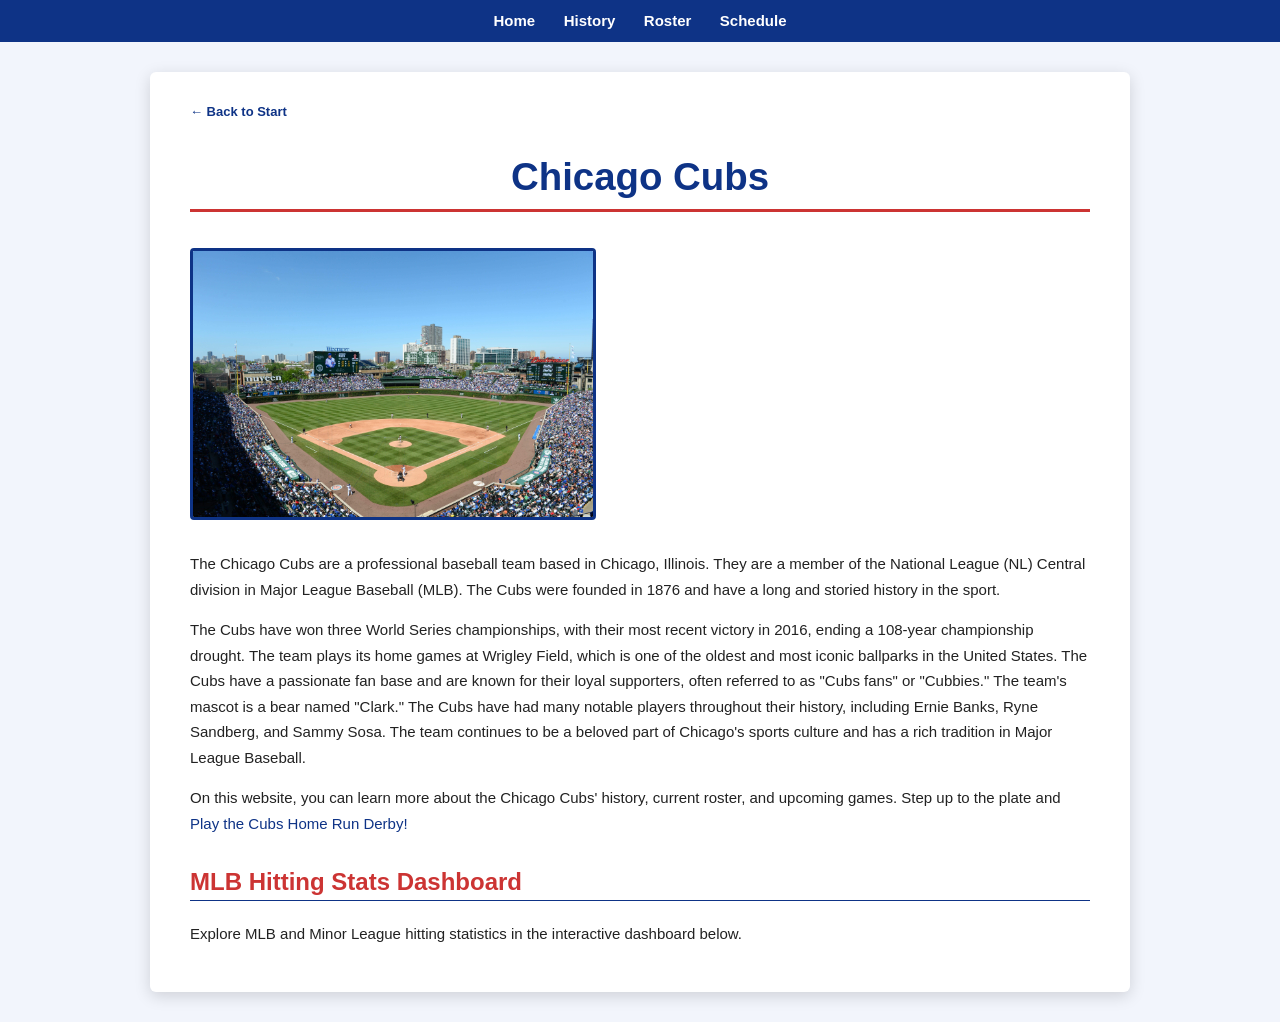
<file: cubsindex.html>
<!DOCTYPE html>
<html lang="en">
<head>
    <meta charset="UTF-8">
    <meta name="viewport" content="width=device-width, initial-scale=1.0">
    <title>Chicago Cubs</title>
    <link rel="stylesheet" href="styles.css">
</head>
<body>

    <!-- navigation bar -->
    <div class="navbar">
        <a href="#">Home</a>
        <a href="history.html">History</a>
        <a href="roster.html">Roster</a>
        <a href="schedule.html">Schedule</a>
    </div>

    <div class="container">

        <a href="bootstrap/index.html" class="back-link">&#8592; Back to Start</a>

        <div class="header">
            <h1>Chicago Cubs</h1>
        </div>

        <!-- Wrigley Field photo -->
        <img src="images/wrigley-box-view.jpeg" alt="Wrigley Field" width="400">

        <p>The Chicago Cubs are a professional baseball team based in Chicago, Illinois. They are a member of the National League (NL) Central division in Major League Baseball (MLB). The Cubs were founded in 1876 and have a long and storied history in the sport.</p>

        <p>The Cubs have won three World Series championships, with their most recent victory in 2016, ending a 108-year championship drought. The team plays its home games at Wrigley Field, which is one of the oldest and most iconic ballparks in the United States. The Cubs have a passionate fan base and are known for their loyal supporters, often referred to as "Cubs fans" or "Cubbies." The team's mascot is a bear named "Clark." The Cubs have had many notable players throughout their history, including Ernie Banks, Ryne Sandberg, and Sammy Sosa. The team continues to be a beloved part of Chicago's sports culture and has a rich tradition in Major League Baseball.</p>

        <p>On this website, you can learn more about the Chicago Cubs' history, current roster, and upcoming games. Step up to the plate and <a href="bootstrap/quiz.html">Play the Cubs Home Run Derby!</a></p>

        <!-- Tableau dashboard -->
        <h2>MLB Hitting Stats Dashboard</h2>
        <p>Explore MLB and Minor League hitting statistics in the interactive dashboard below.</p>

        <div class='tableauPlaceholder' id='viz1681234567890' style='position: relative'>
            <noscript>
                <a href='https://public.tableau.com/app/profile/jon.anderson4212/viz/MLBMiLBStatsDashboardv3/Hitters-Main'>
                    <img alt='MLB Stats Dashboard' src='https://public.tableau.com/static/images/ML/MLBMiLBStatsDashboardv3/Hitters-Main/1.png' style='border: none' />
                </a>
            </noscript>
            <object class='tableauViz' style='display:none;'>
                <param name='host_url' value='https%3A%2F%2Fpublic.tableau.com%2F' />
                <param name='embed_code_version' value='3' />
                <param name='site_root' value='' />
                <param name='name' value='MLBMiLBStatsDashboardv3/Hitters-Main' />
                <param name='tabs' value='no' />
                <param name='toolbar' value='yes' />
                <param name='static_image' value='https://public.tableau.com/static/images/ML/MLBMiLBStatsDashboardv3/Hitters-Main/1.png' />
                <param name='animate_transition' value='yes' />
                <param name='display_static_image' value='yes' />
                <param name='display_spinner' value='yes' />
                <param name='display_overlay' value='yes' />
                <param name='display_count' value='yes' />
                <param name='language' value='en-US' />
            </object>
        </div>

        <script type='text/javascript'>
            var divElement = document.getElementById('viz1681234567890');
            var vizElement = divElement.getElementsByTagName('object')[0];
            vizElement.style.width = '100%';
            vizElement.style.height = (divElement.offsetWidth * 0.75) + 'px';
            var scriptElement = document.createElement('script');
            scriptElement.src = 'https://public.tableau.com/javascripts/api/viz_v1.js';
            vizElement.parentNode.insertBefore(scriptElement, vizElement);
        </script>

    </div>

</body>
</html>
</file>
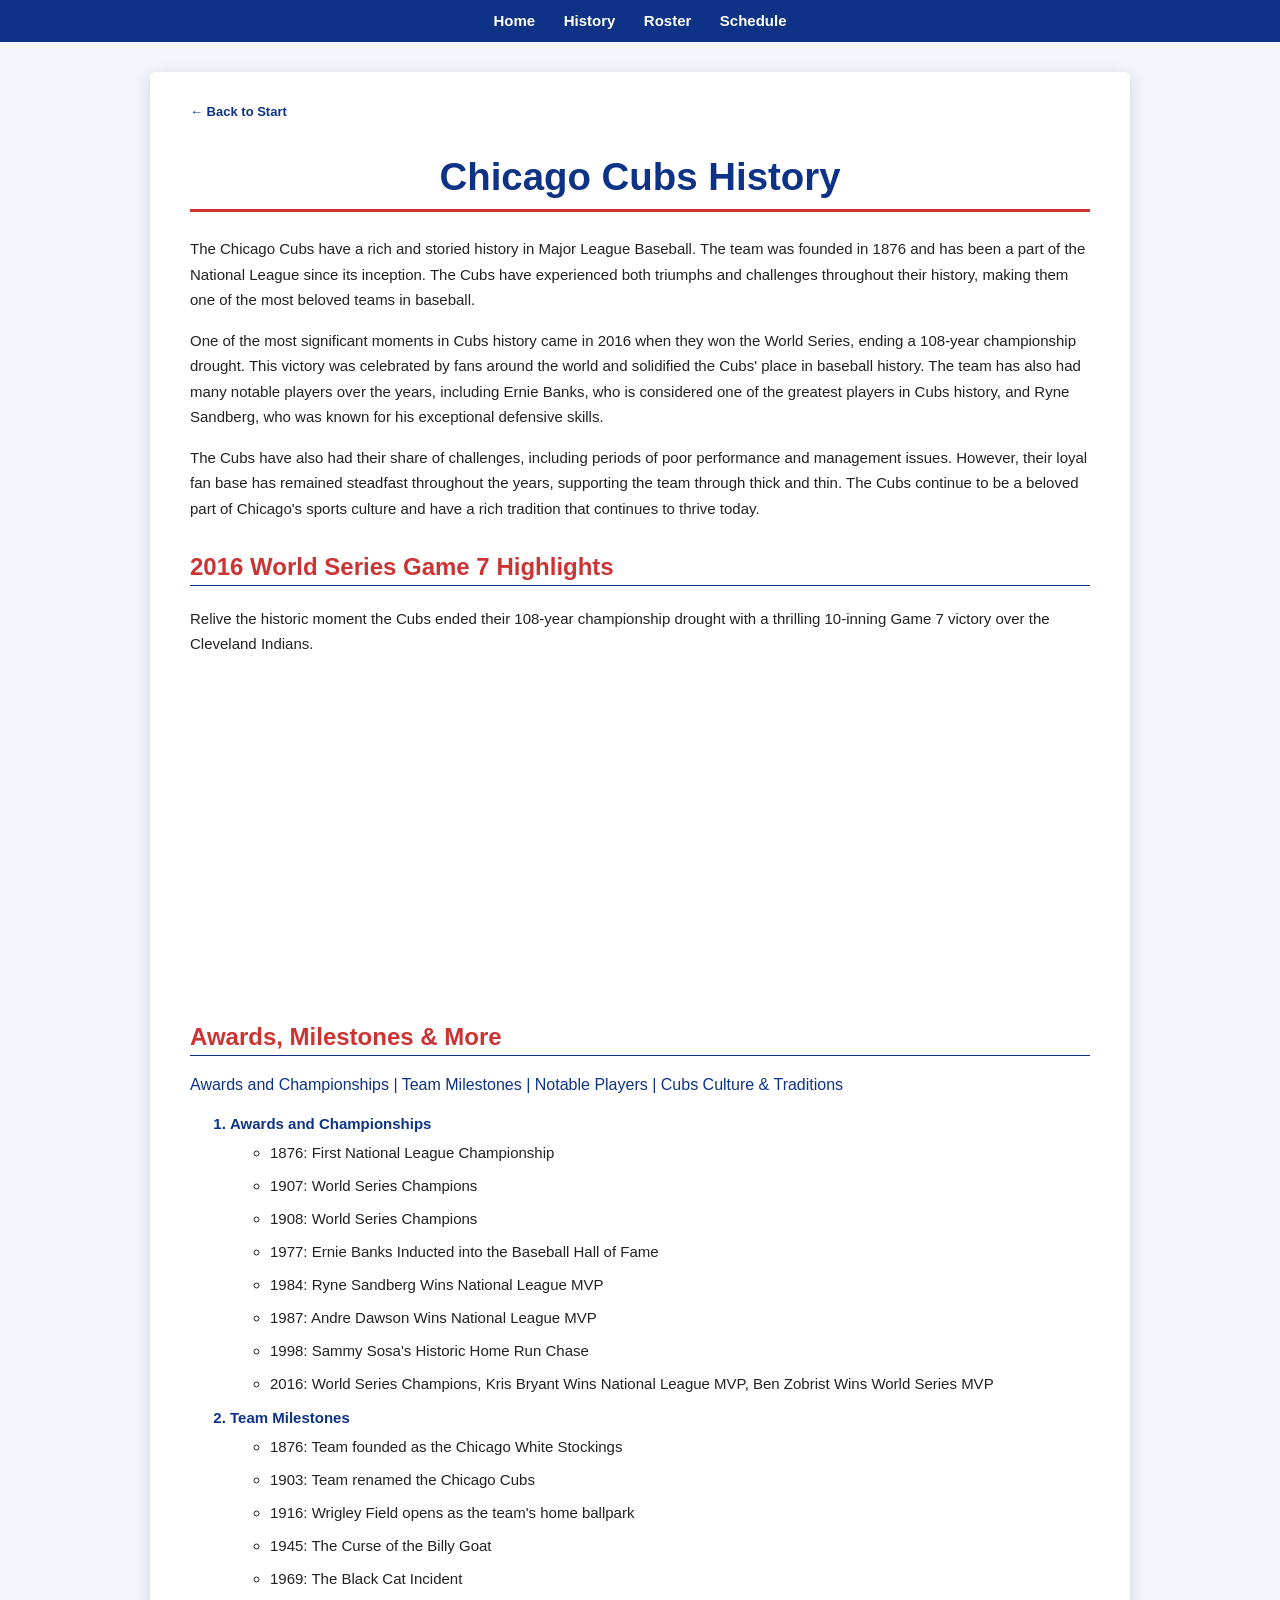
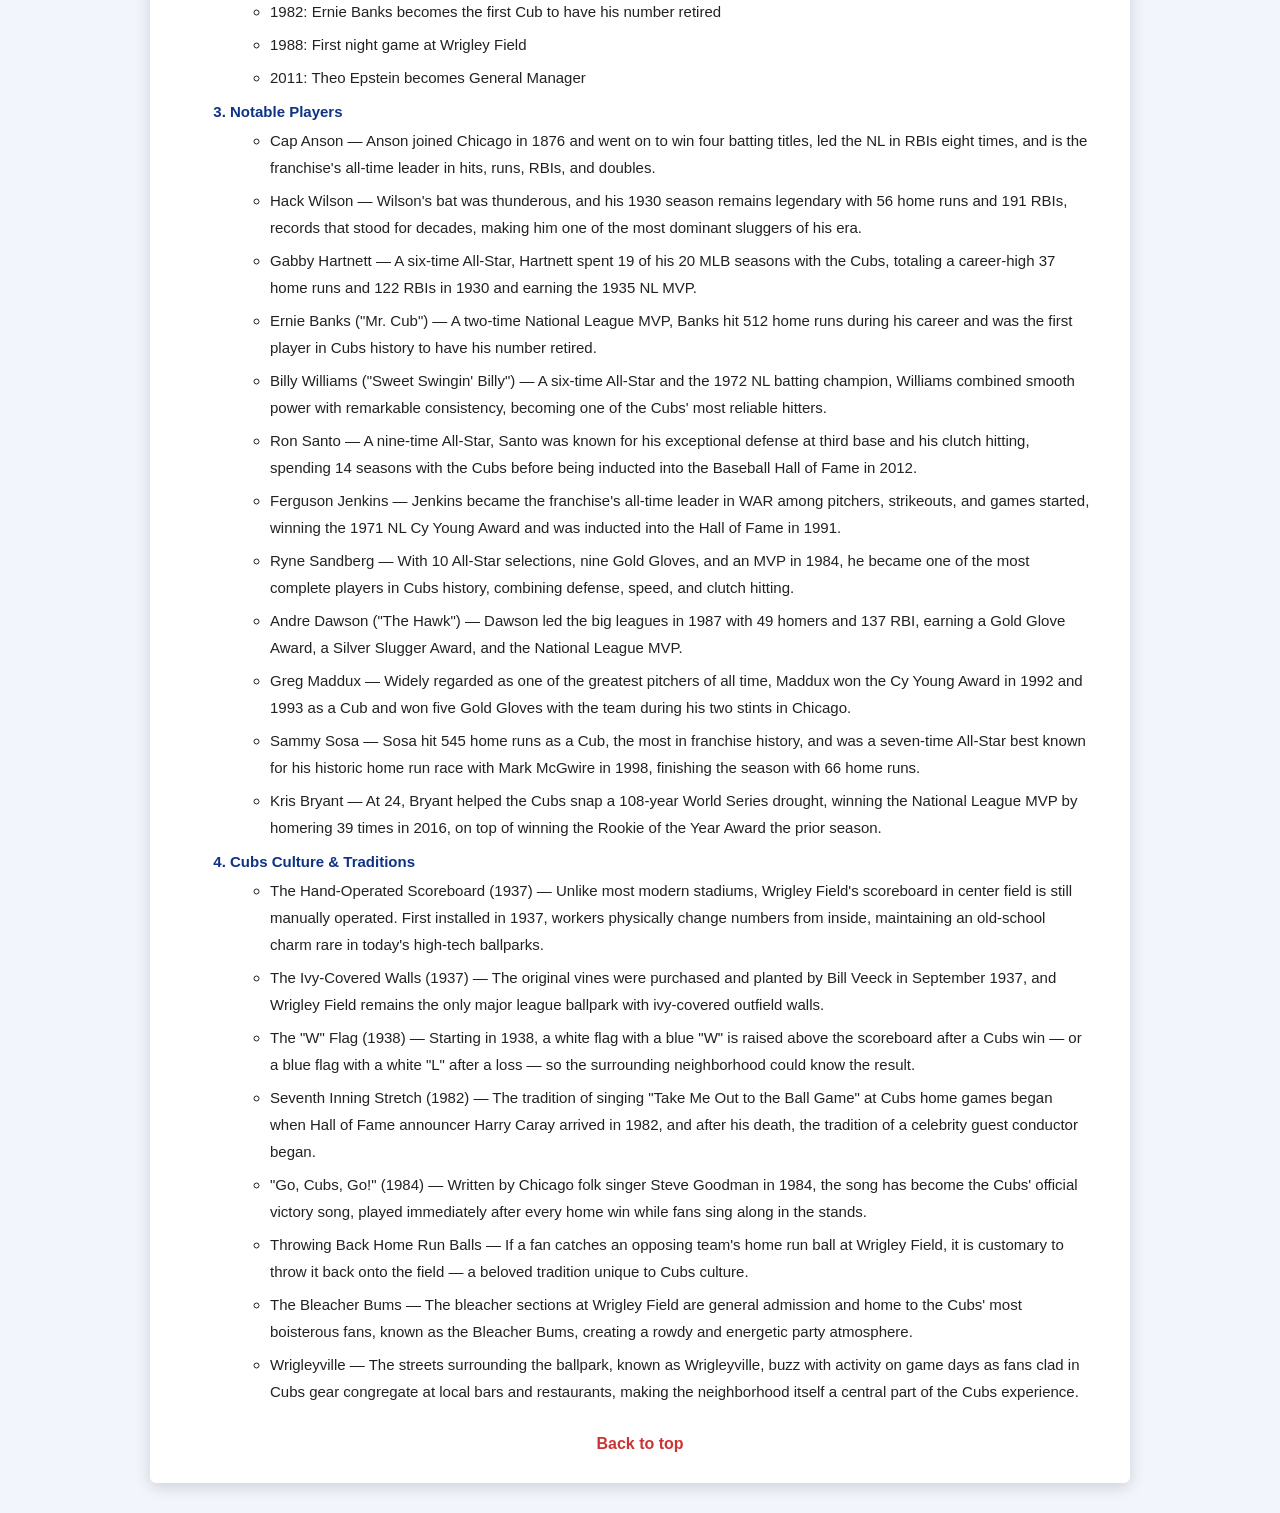
<file: history.html>
<!DOCTYPE html>
<html lang="en">
<head>
    <meta charset="UTF-8">
    <meta name="viewport" content="width=device-width, initial-scale=1.0">
    <title>Chicago Cubs History</title>
    <link rel="stylesheet" href="styles.css">
</head>
<body>

    <!-- navigation bar -->
    <div class="navbar">
        <a href="cubsindex.html" id="top">Home</a>
        <a href="#">History</a>
        <a href="roster.html">Roster</a>
        <a href="schedule.html">Schedule</a>
    </div>

    <div class="container">

        <a href="bootstrap/index.html" class="back-link">&#8592; Back to Start</a>

        <div class="header">
            <h1>Chicago Cubs History</h1>
        </div>

        <p>The Chicago Cubs have a rich and storied history in Major League Baseball. The team was founded in 1876 and has been a part of the National League since its inception. The Cubs have experienced both triumphs and challenges throughout their history, making them one of the most beloved teams in baseball.</p>
        <p>One of the most significant moments in Cubs history came in 2016 when they won the World Series, ending a 108-year championship drought. This victory was celebrated by fans around the world and solidified the Cubs' place in baseball history. The team has also had many notable players over the years, including Ernie Banks, who is considered one of the greatest players in Cubs history, and Ryne Sandberg, who was known for his exceptional defensive skills.</p>
        <p>The Cubs have also had their share of challenges, including periods of poor performance and management issues. However, their loyal fan base has remained steadfast throughout the years, supporting the team through thick and thin. The Cubs continue to be a beloved part of Chicago's sports culture and have a rich tradition that continues to thrive today.</p>

        <!-- YouTube embed - 2016 World Series highlights -->
        <h2>2016 World Series Game 7 Highlights</h2>
        <p>Relive the historic moment the Cubs ended their 108-year championship drought with a thrilling 10-inning Game 7 victory over the Cleveland Indians.</p>
        <iframe width="560" height="315"
            src="https://www.youtube.com/embed/9CaDeppJDnU"
            title="2016 World Series Game 7 - Chicago Cubs Win!"
            frameborder="0"
            allow="accelerometer; autoplay; clipboard-write; encrypted-media; gyroscope; picture-in-picture; web-share"
            allowfullscreen>
        </iframe>

        <!-- in-page navigation anchors -->
        <h2>Awards, Milestones &amp; More</h2>
        <a href="#awards">Awards and Championships</a> |
        <a href="#milestones">Team Milestones</a> |
        <a href="#players">Notable Players</a> |
        <a href="#culture">Cubs Culture &amp; Traditions</a>

        <ol>

            <li id="awards">Awards and Championships
                <ul>
                    <li>1876: First National League Championship</li>
                    <li>1907: World Series Champions</li>
                    <li>1908: World Series Champions</li>
                    <li>1977: Ernie Banks Inducted into the Baseball Hall of Fame</li>
                    <li>1984: Ryne Sandberg Wins National League MVP</li>
                    <li>1987: Andre Dawson Wins National League MVP</li>
                    <li>1998: Sammy Sosa's Historic Home Run Chase</li>
                    <li>2016: World Series Champions, Kris Bryant Wins National League MVP, Ben Zobrist Wins World Series MVP</li>
                </ul>
            </li>

            <li id="milestones">Team Milestones
                <ul>
                    <li>1876: Team founded as the Chicago White Stockings</li>
                    <li>1903: Team renamed the Chicago Cubs</li>
                    <li>1916: Wrigley Field opens as the team's home ballpark</li>
                    <li>1945: The Curse of the Billy Goat</li>
                    <li>1969: The Black Cat Incident</li>
                    <li>1982: Ernie Banks becomes the first Cub to have his number retired</li>
                    <li>1988: First night game at Wrigley Field</li>
                    <li>2011: Theo Epstein becomes General Manager</li>
                </ul>
            </li>

            <li id="players">Notable Players
                <ul>
                    <li>Cap Anson — Anson joined Chicago in 1876 and went on to win four batting titles, led the NL in RBIs eight times, and is the franchise's all-time leader in hits, runs, RBIs, and doubles.</li>
                    <li>Hack Wilson — Wilson's bat was thunderous, and his 1930 season remains legendary with 56 home runs and 191 RBIs, records that stood for decades, making him one of the most dominant sluggers of his era.</li>
                    <li>Gabby Hartnett — A six-time All-Star, Hartnett spent 19 of his 20 MLB seasons with the Cubs, totaling a career-high 37 home runs and 122 RBIs in 1930 and earning the 1935 NL MVP.</li>
                    <li>Ernie Banks ("Mr. Cub") — A two-time National League MVP, Banks hit 512 home runs during his career and was the first player in Cubs history to have his number retired.</li>
                    <li>Billy Williams ("Sweet Swingin' Billy") — A six-time All-Star and the 1972 NL batting champion, Williams combined smooth power with remarkable consistency, becoming one of the Cubs' most reliable hitters.</li>
                    <li>Ron Santo — A nine-time All-Star, Santo was known for his exceptional defense at third base and his clutch hitting, spending 14 seasons with the Cubs before being inducted into the Baseball Hall of Fame in 2012.</li>
                    <li>Ferguson Jenkins — Jenkins became the franchise's all-time leader in WAR among pitchers, strikeouts, and games started, winning the 1971 NL Cy Young Award and was inducted into the Hall of Fame in 1991.</li>
                    <li>Ryne Sandberg — With 10 All-Star selections, nine Gold Gloves, and an MVP in 1984, he became one of the most complete players in Cubs history, combining defense, speed, and clutch hitting.</li>
                    <li>Andre Dawson ("The Hawk") — Dawson led the big leagues in 1987 with 49 homers and 137 RBI, earning a Gold Glove Award, a Silver Slugger Award, and the National League MVP.</li>
                    <li>Greg Maddux — Widely regarded as one of the greatest pitchers of all time, Maddux won the Cy Young Award in 1992 and 1993 as a Cub and won five Gold Gloves with the team during his two stints in Chicago.</li>
                    <li>Sammy Sosa — Sosa hit 545 home runs as a Cub, the most in franchise history, and was a seven-time All-Star best known for his historic home run race with Mark McGwire in 1998, finishing the season with 66 home runs.</li>
                    <li>Kris Bryant — At 24, Bryant helped the Cubs snap a 108-year World Series drought, winning the National League MVP by homering 39 times in 2016, on top of winning the Rookie of the Year Award the prior season.</li>
                </ul>
            </li>

            <li id="culture">Cubs Culture &amp; Traditions
                <ul>
                    <li>The Hand-Operated Scoreboard (1937) — Unlike most modern stadiums, Wrigley Field's scoreboard in center field is still manually operated. First installed in 1937, workers physically change numbers from inside, maintaining an old-school charm rare in today's high-tech ballparks.</li>
                    <li>The Ivy-Covered Walls (1937) — The original vines were purchased and planted by Bill Veeck in September 1937, and Wrigley Field remains the only major league ballpark with ivy-covered outfield walls.</li>
                    <li>The "W" Flag (1938) — Starting in 1938, a white flag with a blue "W" is raised above the scoreboard after a Cubs win — or a blue flag with a white "L" after a loss — so the surrounding neighborhood could know the result.</li>
                    <li>Seventh Inning Stretch (1982) — The tradition of singing "Take Me Out to the Ball Game" at Cubs home games began when Hall of Fame announcer Harry Caray arrived in 1982, and after his death, the tradition of a celebrity guest conductor began.</li>
                    <li>"Go, Cubs, Go!" (1984) — Written by Chicago folk singer Steve Goodman in 1984, the song has become the Cubs' official victory song, played immediately after every home win while fans sing along in the stands.</li>
                    <li>Throwing Back Home Run Balls — If a fan catches an opposing team's home run ball at Wrigley Field, it is customary to throw it back onto the field — a beloved tradition unique to Cubs culture.</li>
                    <li>The Bleacher Bums — The bleacher sections at Wrigley Field are general admission and home to the Cubs' most boisterous fans, known as the Bleacher Bums, creating a rowdy and energetic party atmosphere.</li>
                    <li>Wrigleyville — The streets surrounding the ballpark, known as Wrigleyville, buzz with activity on game days as fans clad in Cubs gear congregate at local bars and restaurants, making the neighborhood itself a central part of the Cubs experience.</li>
                </ul>
            </li>

        </ol>

        <!-- back to top anchor -->
        <a href="#top" id="top-link">Back to top</a>

    </div>

</body>
</html>
</file>
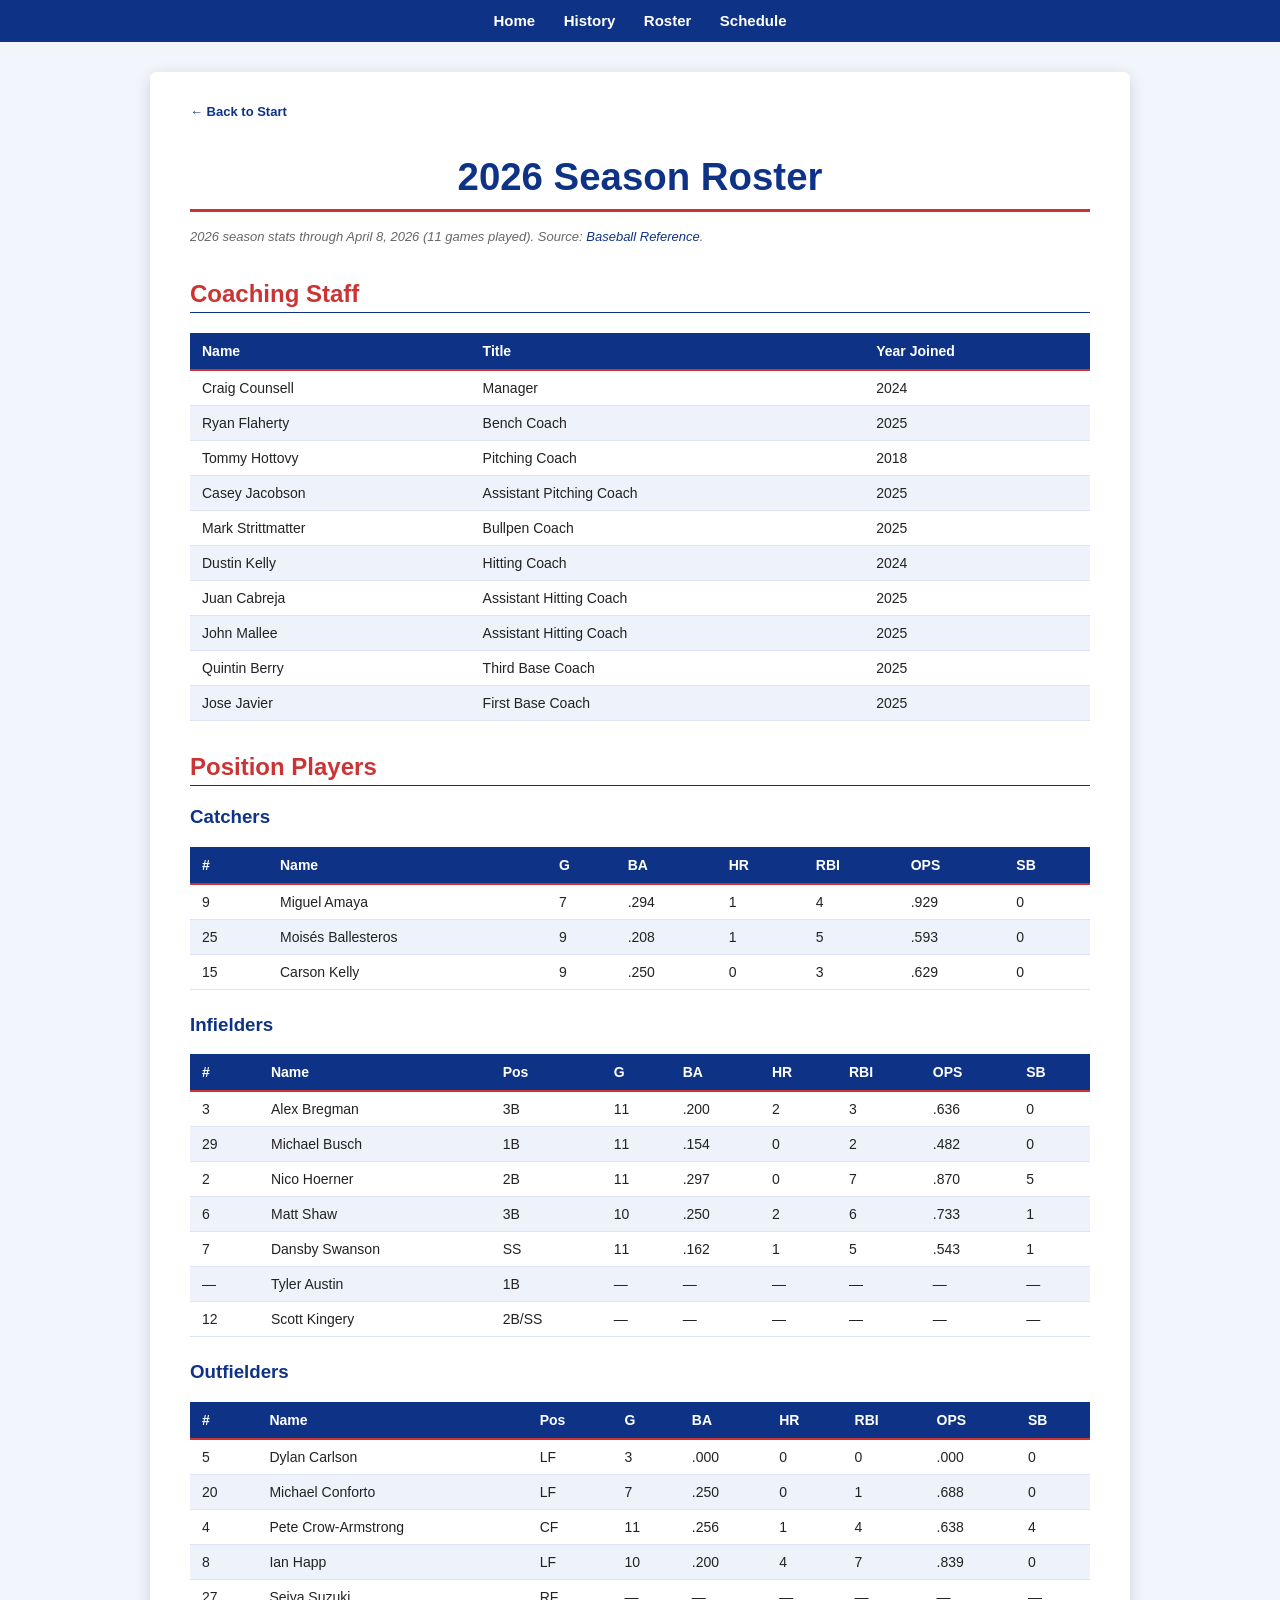
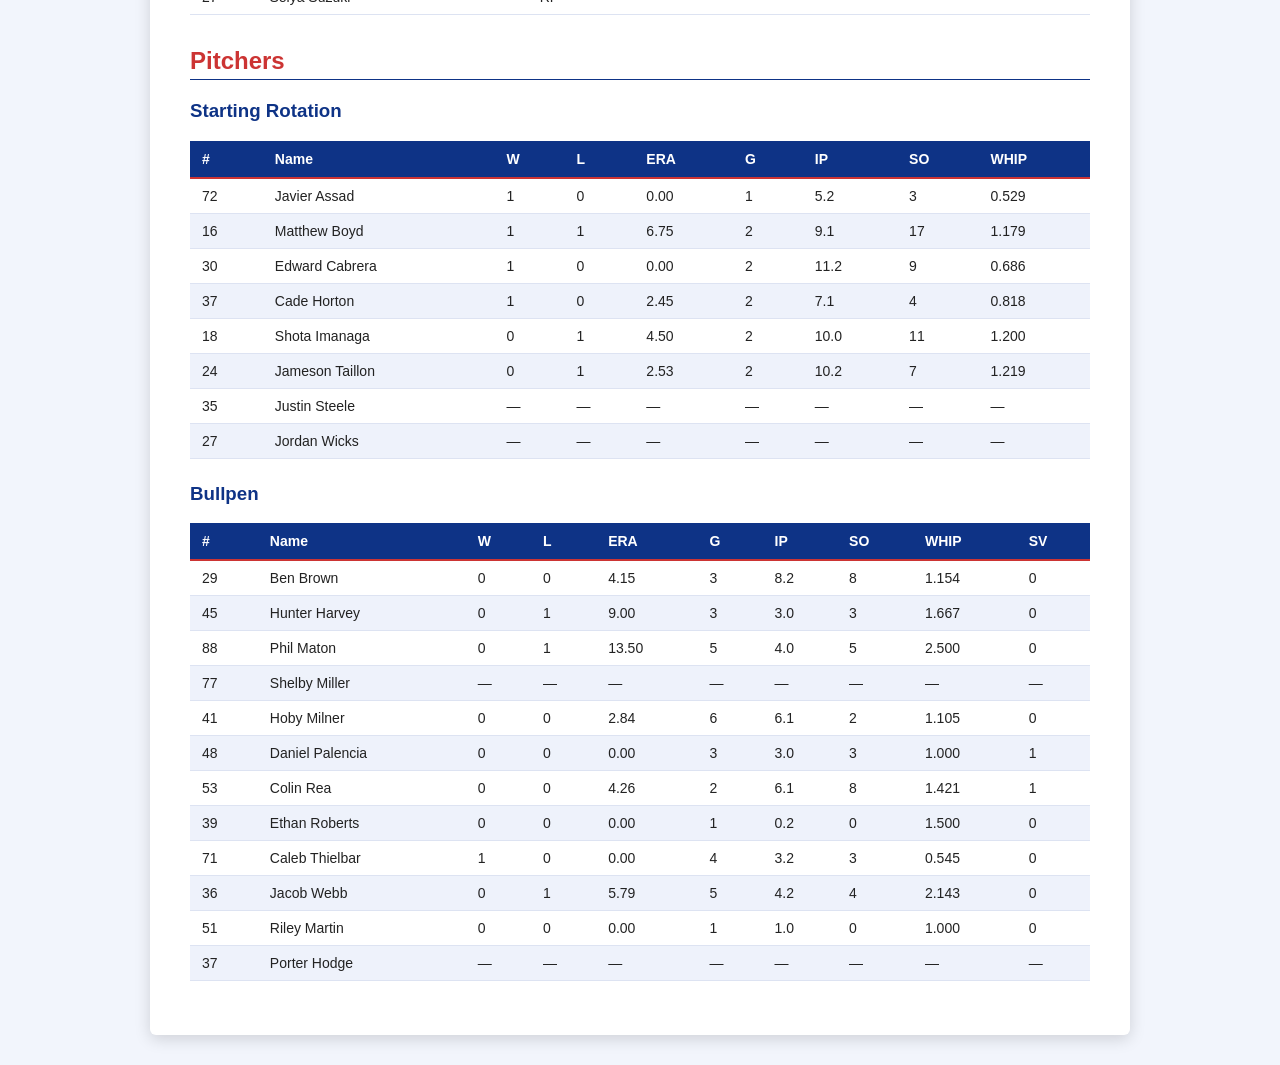
<file: roster.html>
<!DOCTYPE html>
<html lang="en">
<head>
    <meta charset="UTF-8">
    <meta name="viewport" content="width=device-width, initial-scale=1.0">
    <title>2026 Cubs Roster</title>
    <link rel="stylesheet" href="styles.css">
</head>
<body>

    <!-- navigation bar -->
    <div class="navbar">
        <a href="cubsindex.html">Home</a>
        <a href="history.html">History</a>
        <a href="#">Roster</a>
        <a href="schedule.html">Schedule</a>
    </div>

    <div class="container">

        <a href="bootstrap/index.html" class="back-link">&#8592; Back to Start</a>

        <div class="header">
            <h1>2026 Season Roster</h1>
        </div>

        <p class="roster-note">
            2026 season stats through April 8, 2026 (11 games played).
            Source: <a href="https://www.baseball-reference.com/teams/CHC/2026.shtml" target="_blank">Baseball Reference</a>.
        </p>

        <!-- coaching staff -->
        <h2>Coaching Staff</h2>

        <table class="roster-table">
            <thead>
                <tr>
                    <th>Name</th>
                    <th>Title</th>
                    <th>Year Joined</th>
                </tr>
            </thead>
            <tbody>
                <tr>
                    <td>Craig Counsell</td>
                    <td>Manager</td>
                    <td>2024</td>
                </tr>
                <tr>
                    <td>Ryan Flaherty</td>
                    <td>Bench Coach</td>
                    <td>2025</td>
                </tr>
                <tr>
                    <td>Tommy Hottovy</td>
                    <td>Pitching Coach</td>
                    <td>2018</td>
                </tr>
                <tr>
                    <td>Casey Jacobson</td>
                    <td>Assistant Pitching Coach</td>
                    <td>2025</td>
                </tr>
                <tr>
                    <td>Mark Strittmatter</td>
                    <td>Bullpen Coach</td>
                    <td>2025</td>
                </tr>
                <tr>
                    <td>Dustin Kelly</td>
                    <td>Hitting Coach</td>
                    <td>2024</td>
                </tr>
                <tr>
                    <td>Juan Cabreja</td>
                    <td>Assistant Hitting Coach</td>
                    <td>2025</td>
                </tr>
                <tr>
                    <td>John Mallee</td>
                    <td>Assistant Hitting Coach</td>
                    <td>2025</td>
                </tr>
                <tr>
                    <td>Quintin Berry</td>
                    <td>Third Base Coach</td>
                    <td>2025</td>
                </tr>
                <tr>
                    <td>Jose Javier</td>
                    <td>First Base Coach</td>
                    <td>2025</td>
                </tr>
            </tbody>
        </table>

        <!-- position players -->
        <h2>Position Players</h2>

        <h3>Catchers</h3>
        <table class="roster-table">
            <thead>
                <tr>
                    <th>#</th>
                    <th>Name</th>
                    <th>G</th>
                    <th>BA</th>
                    <th>HR</th>
                    <th>RBI</th>
                    <th>OPS</th>
                    <th>SB</th>
                </tr>
            </thead>
            <tbody>
                <tr>
                    <td>9</td>
                    <td>Miguel Amaya</td>
                    <td>7</td>
                    <td>.294</td>
                    <td>1</td>
                    <td>4</td>
                    <td>.929</td>
                    <td>0</td>
                </tr>
                <tr>
                    <td>25</td>
                    <td>Moisés Ballesteros</td>
                    <td>9</td>
                    <td>.208</td>
                    <td>1</td>
                    <td>5</td>
                    <td>.593</td>
                    <td>0</td>
                </tr>
                <tr>
                    <td>15</td>
                    <td>Carson Kelly</td>
                    <td>9</td>
                    <td>.250</td>
                    <td>0</td>
                    <td>3</td>
                    <td>.629</td>
                    <td>0</td>
                </tr>
            </tbody>
        </table>

        <h3>Infielders</h3>
        <table class="roster-table">
            <thead>
                <tr>
                    <th>#</th>
                    <th>Name</th>
                    <th>Pos</th>
                    <th>G</th>
                    <th>BA</th>
                    <th>HR</th>
                    <th>RBI</th>
                    <th>OPS</th>
                    <th>SB</th>
                </tr>
            </thead>
            <tbody>
                <tr>
                    <td>3</td>
                    <td>Alex Bregman</td>
                    <td>3B</td>
                    <td>11</td>
                    <td>.200</td>
                    <td>2</td>
                    <td>3</td>
                    <td>.636</td>
                    <td>0</td>
                </tr>
                <tr>
                    <td>29</td>
                    <td>Michael Busch</td>
                    <td>1B</td>
                    <td>11</td>
                    <td>.154</td>
                    <td>0</td>
                    <td>2</td>
                    <td>.482</td>
                    <td>0</td>
                </tr>
                <tr>
                    <td>2</td>
                    <td>Nico Hoerner</td>
                    <td>2B</td>
                    <td>11</td>
                    <td>.297</td>
                    <td>0</td>
                    <td>7</td>
                    <td>.870</td>
                    <td>5</td>
                </tr>
                <tr>
                    <td>6</td>
                    <td>Matt Shaw</td>
                    <td>3B</td>
                    <td>10</td>
                    <td>.250</td>
                    <td>2</td>
                    <td>6</td>
                    <td>.733</td>
                    <td>1</td>
                </tr>
                <tr>
                    <td>7</td>
                    <td>Dansby Swanson</td>
                    <td>SS</td>
                    <td>11</td>
                    <td>.162</td>
                    <td>1</td>
                    <td>5</td>
                    <td>.543</td>
                    <td>1</td>
                </tr>
                <tr>
                    <td>—</td>
                    <td>Tyler Austin</td>
                    <td>1B</td>
                    <td>—</td>
                    <td>—</td>
                    <td>—</td>
                    <td>—</td>
                    <td>—</td>
                    <td>—</td>
                </tr>
                <tr>
                    <td>12</td>
                    <td>Scott Kingery</td>
                    <td>2B/SS</td>
                    <td>—</td>
                    <td>—</td>
                    <td>—</td>
                    <td>—</td>
                    <td>—</td>
                    <td>—</td>
                </tr>
            </tbody>
        </table>

        <h3>Outfielders</h3>
        <table class="roster-table">
            <thead>
                <tr>
                    <th>#</th>
                    <th>Name</th>
                    <th>Pos</th>
                    <th>G</th>
                    <th>BA</th>
                    <th>HR</th>
                    <th>RBI</th>
                    <th>OPS</th>
                    <th>SB</th>
                </tr>
            </thead>
            <tbody>
                <tr>
                    <td>5</td>
                    <td>Dylan Carlson</td>
                    <td>LF</td>
                    <td>3</td>
                    <td>.000</td>
                    <td>0</td>
                    <td>0</td>
                    <td>.000</td>
                    <td>0</td>
                </tr>
                <tr>
                    <td>20</td>
                    <td>Michael Conforto</td>
                    <td>LF</td>
                    <td>7</td>
                    <td>.250</td>
                    <td>0</td>
                    <td>1</td>
                    <td>.688</td>
                    <td>0</td>
                </tr>
                <tr>
                    <td>4</td>
                    <td>Pete Crow-Armstrong</td>
                    <td>CF</td>
                    <td>11</td>
                    <td>.256</td>
                    <td>1</td>
                    <td>4</td>
                    <td>.638</td>
                    <td>4</td>
                </tr>
                <tr>
                    <td>8</td>
                    <td>Ian Happ</td>
                    <td>LF</td>
                    <td>10</td>
                    <td>.200</td>
                    <td>4</td>
                    <td>7</td>
                    <td>.839</td>
                    <td>0</td>
                </tr>
                <tr>
                    <td>27</td>
                    <td>Seiya Suzuki</td>
                    <td>RF</td>
                    <td>—</td>
                    <td>—</td>
                    <td>—</td>
                    <td>—</td>
                    <td>—</td>
                    <td>—</td>
                </tr>
            </tbody>
        </table>

        <!-- pitchers -->
        <h2>Pitchers</h2>

        <h3>Starting Rotation</h3>
        <table class="roster-table">
            <thead>
                <tr>
                    <th>#</th>
                    <th>Name</th>
                    <th>W</th>
                    <th>L</th>
                    <th>ERA</th>
                    <th>G</th>
                    <th>IP</th>
                    <th>SO</th>
                    <th>WHIP</th>
                </tr>
            </thead>
            <tbody>
                <tr>
                    <td>72</td>
                    <td>Javier Assad</td>
                    <td>1</td>
                    <td>0</td>
                    <td>0.00</td>
                    <td>1</td>
                    <td>5.2</td>
                    <td>3</td>
                    <td>0.529</td>
                </tr>
                <tr>
                    <td>16</td>
                    <td>Matthew Boyd</td>
                    <td>1</td>
                    <td>1</td>
                    <td>6.75</td>
                    <td>2</td>
                    <td>9.1</td>
                    <td>17</td>
                    <td>1.179</td>
                </tr>
                <tr>
                    <td>30</td>
                    <td>Edward Cabrera</td>
                    <td>1</td>
                    <td>0</td>
                    <td>0.00</td>
                    <td>2</td>
                    <td>11.2</td>
                    <td>9</td>
                    <td>0.686</td>
                </tr>
                <tr>
                    <td>37</td>
                    <td>Cade Horton</td>
                    <td>1</td>
                    <td>0</td>
                    <td>2.45</td>
                    <td>2</td>
                    <td>7.1</td>
                    <td>4</td>
                    <td>0.818</td>
                </tr>
                <tr>
                    <td>18</td>
                    <td>Shota Imanaga</td>
                    <td>0</td>
                    <td>1</td>
                    <td>4.50</td>
                    <td>2</td>
                    <td>10.0</td>
                    <td>11</td>
                    <td>1.200</td>
                </tr>
                <tr>
                    <td>24</td>
                    <td>Jameson Taillon</td>
                    <td>0</td>
                    <td>1</td>
                    <td>2.53</td>
                    <td>2</td>
                    <td>10.2</td>
                    <td>7</td>
                    <td>1.219</td>
                </tr>
                <tr>
                    <td>35</td>
                    <td>Justin Steele</td>
                    <td>—</td>
                    <td>—</td>
                    <td>—</td>
                    <td>—</td>
                    <td>—</td>
                    <td>—</td>
                    <td>—</td>
                </tr>
                <tr>
                    <td>27</td>
                    <td>Jordan Wicks</td>
                    <td>—</td>
                    <td>—</td>
                    <td>—</td>
                    <td>—</td>
                    <td>—</td>
                    <td>—</td>
                    <td>—</td>
                </tr>
            </tbody>
        </table>

        <h3>Bullpen</h3>
        <table class="roster-table">
            <thead>
                <tr>
                    <th>#</th>
                    <th>Name</th>
                    <th>W</th>
                    <th>L</th>
                    <th>ERA</th>
                    <th>G</th>
                    <th>IP</th>
                    <th>SO</th>
                    <th>WHIP</th>
                    <th>SV</th>
                </tr>
            </thead>
            <tbody>
                <tr>
                    <td>29</td>
                    <td>Ben Brown</td>
                    <td>0</td>
                    <td>0</td>
                    <td>4.15</td>
                    <td>3</td>
                    <td>8.2</td>
                    <td>8</td>
                    <td>1.154</td>
                    <td>0</td>
                </tr>
                <tr>
                    <td>45</td>
                    <td>Hunter Harvey</td>
                    <td>0</td>
                    <td>1</td>
                    <td>9.00</td>
                    <td>3</td>
                    <td>3.0</td>
                    <td>3</td>
                    <td>1.667</td>
                    <td>0</td>
                </tr>
                <tr>
                    <td>88</td>
                    <td>Phil Maton</td>
                    <td>0</td>
                    <td>1</td>
                    <td>13.50</td>
                    <td>5</td>
                    <td>4.0</td>
                    <td>5</td>
                    <td>2.500</td>
                    <td>0</td>
                </tr>
                <tr>
                    <td>77</td>
                    <td>Shelby Miller</td>
                    <td>—</td>
                    <td>—</td>
                    <td>—</td>
                    <td>—</td>
                    <td>—</td>
                    <td>—</td>
                    <td>—</td>
                    <td>—</td>
                </tr>
                <tr>
                    <td>41</td>
                    <td>Hoby Milner</td>
                    <td>0</td>
                    <td>0</td>
                    <td>2.84</td>
                    <td>6</td>
                    <td>6.1</td>
                    <td>2</td>
                    <td>1.105</td>
                    <td>0</td>
                </tr>
                <tr>
                    <td>48</td>
                    <td>Daniel Palencia</td>
                    <td>0</td>
                    <td>0</td>
                    <td>0.00</td>
                    <td>3</td>
                    <td>3.0</td>
                    <td>3</td>
                    <td>1.000</td>
                    <td>1</td>
                </tr>
                <tr>
                    <td>53</td>
                    <td>Colin Rea</td>
                    <td>0</td>
                    <td>0</td>
                    <td>4.26</td>
                    <td>2</td>
                    <td>6.1</td>
                    <td>8</td>
                    <td>1.421</td>
                    <td>1</td>
                </tr>
                <tr>
                    <td>39</td>
                    <td>Ethan Roberts</td>
                    <td>0</td>
                    <td>0</td>
                    <td>0.00</td>
                    <td>1</td>
                    <td>0.2</td>
                    <td>0</td>
                    <td>1.500</td>
                    <td>0</td>
                </tr>
                <tr>
                    <td>71</td>
                    <td>Caleb Thielbar</td>
                    <td>1</td>
                    <td>0</td>
                    <td>0.00</td>
                    <td>4</td>
                    <td>3.2</td>
                    <td>3</td>
                    <td>0.545</td>
                    <td>0</td>
                </tr>
                <tr>
                    <td>36</td>
                    <td>Jacob Webb</td>
                    <td>0</td>
                    <td>1</td>
                    <td>5.79</td>
                    <td>5</td>
                    <td>4.2</td>
                    <td>4</td>
                    <td>2.143</td>
                    <td>0</td>
                </tr>
                <tr>
                    <td>51</td>
                    <td>Riley Martin</td>
                    <td>0</td>
                    <td>0</td>
                    <td>0.00</td>
                    <td>1</td>
                    <td>1.0</td>
                    <td>0</td>
                    <td>1.000</td>
                    <td>0</td>
                </tr>
                <tr>
                    <td>37</td>
                    <td>Porter Hodge</td>
                    <td>—</td>
                    <td>—</td>
                    <td>—</td>
                    <td>—</td>
                    <td>—</td>
                    <td>—</td>
                    <td>—</td>
                    <td>—</td>
                </tr>
            </tbody>
        </table>

    </div>

</body>
</html>
</file>
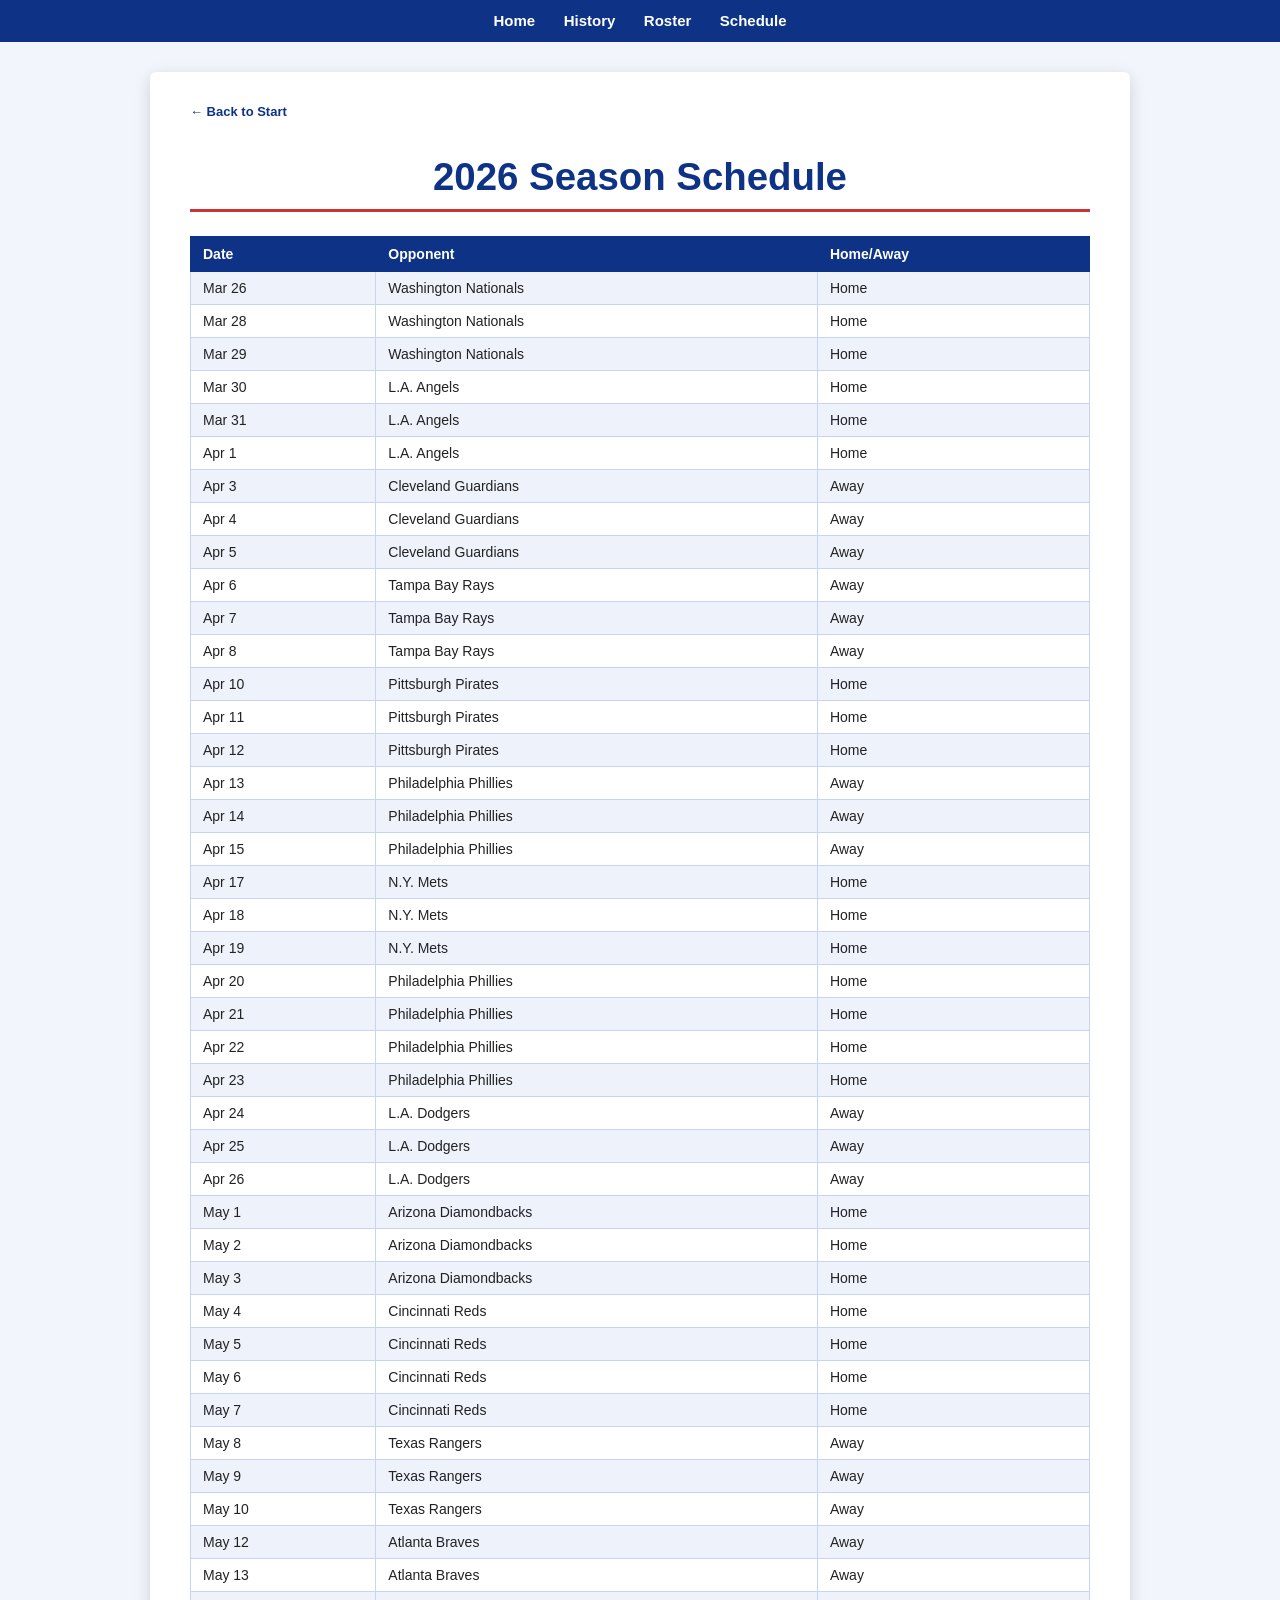
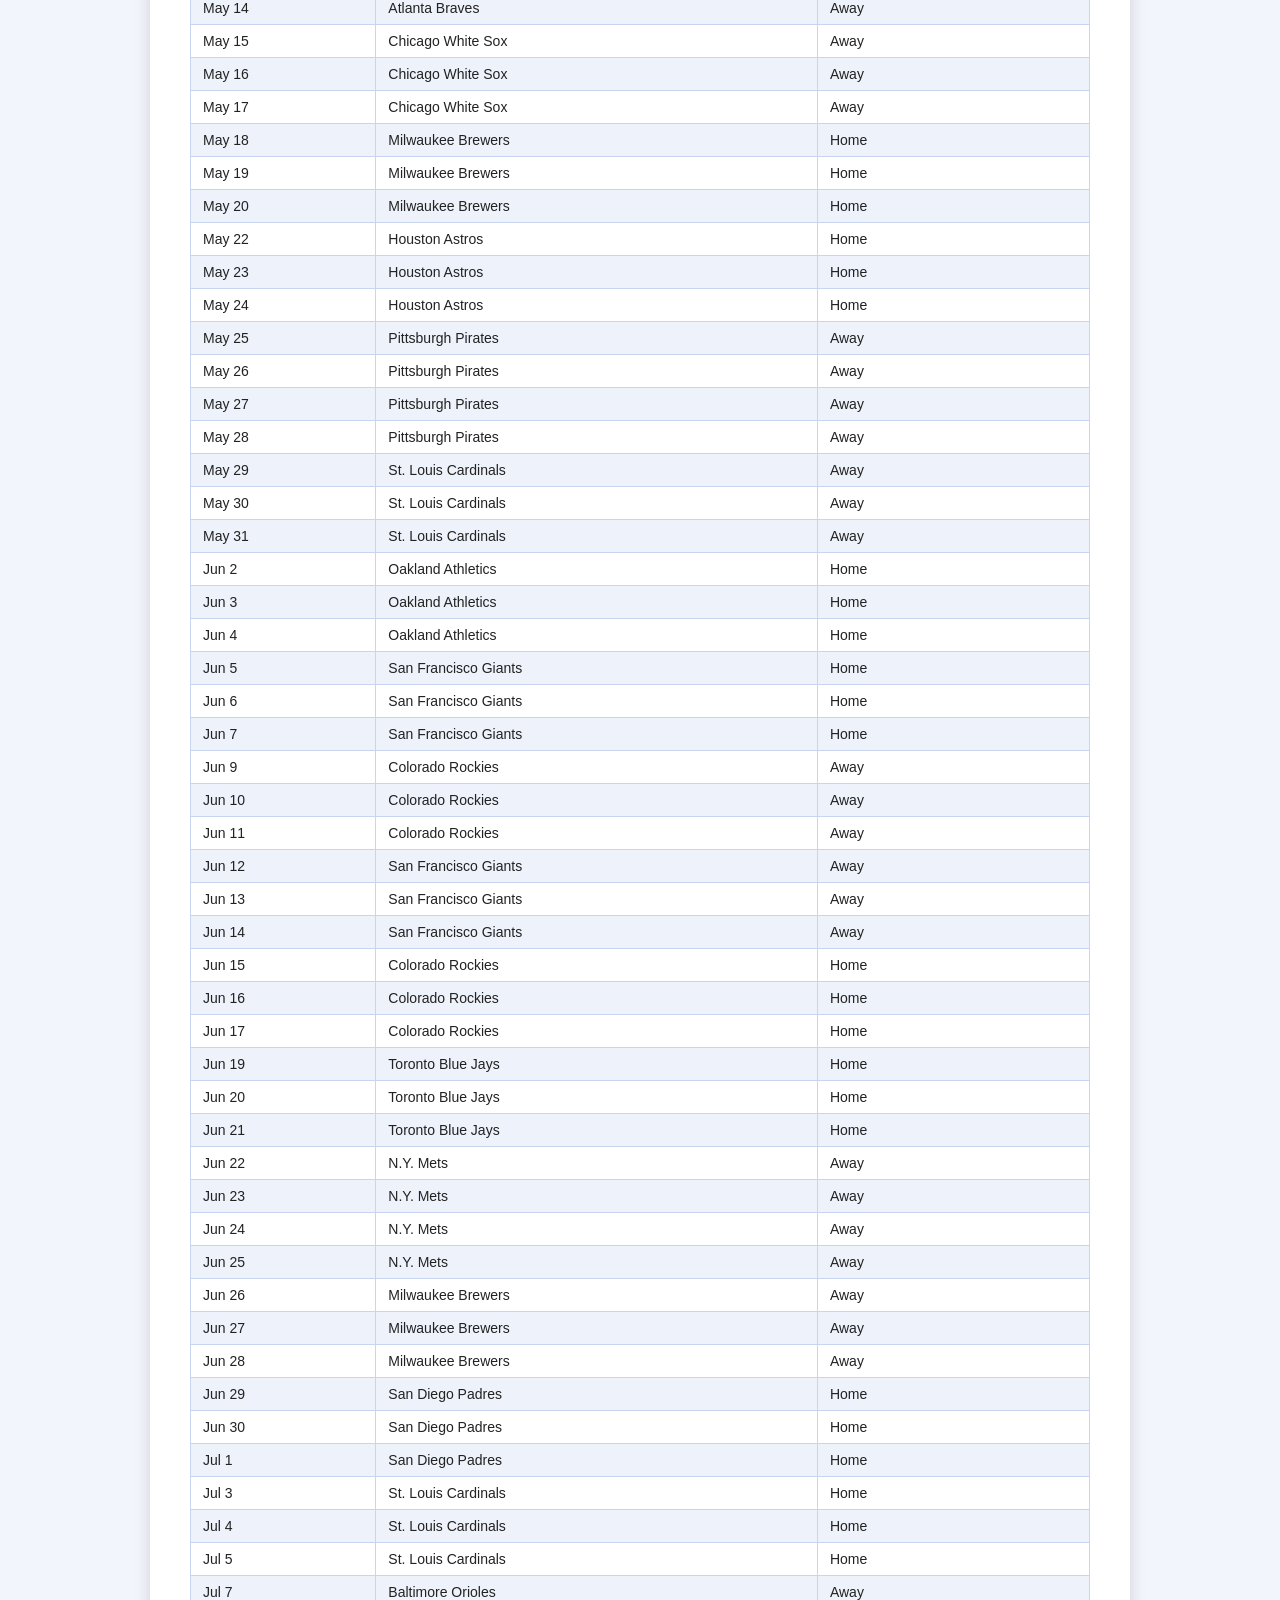
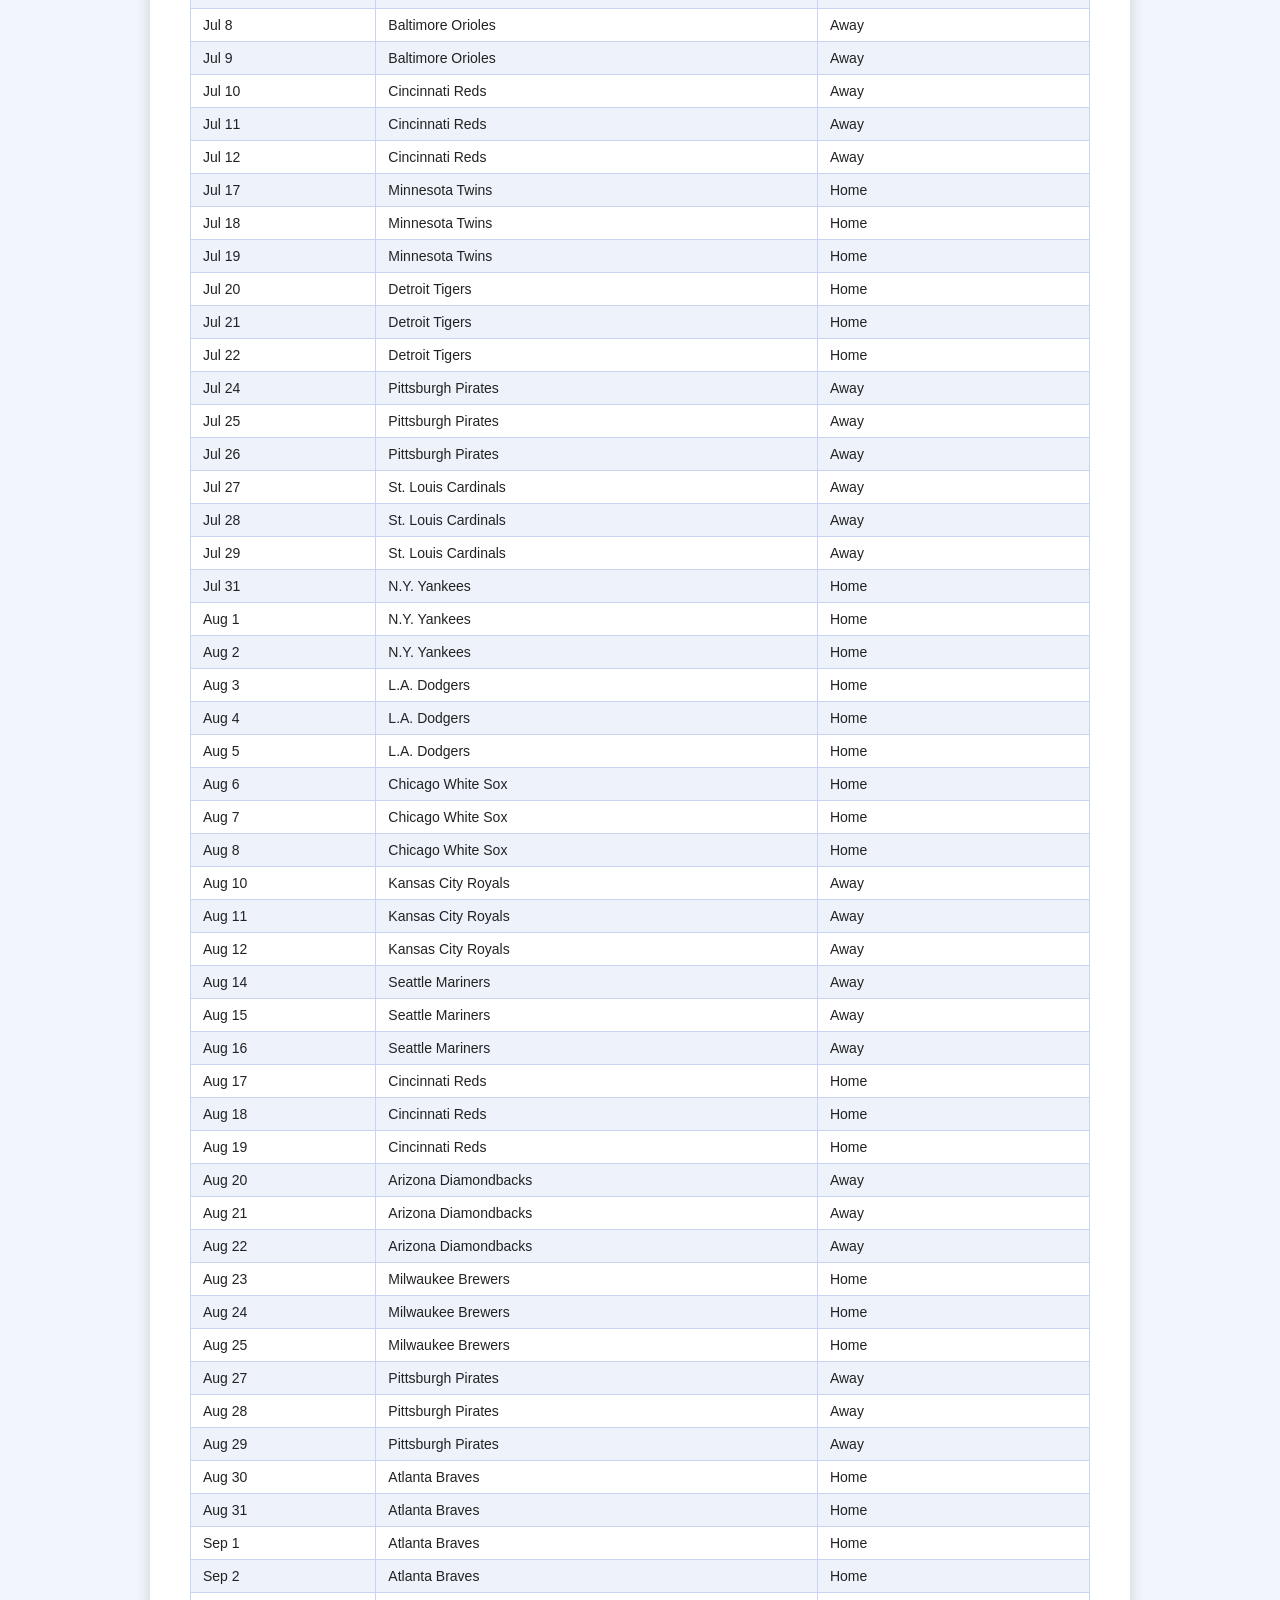
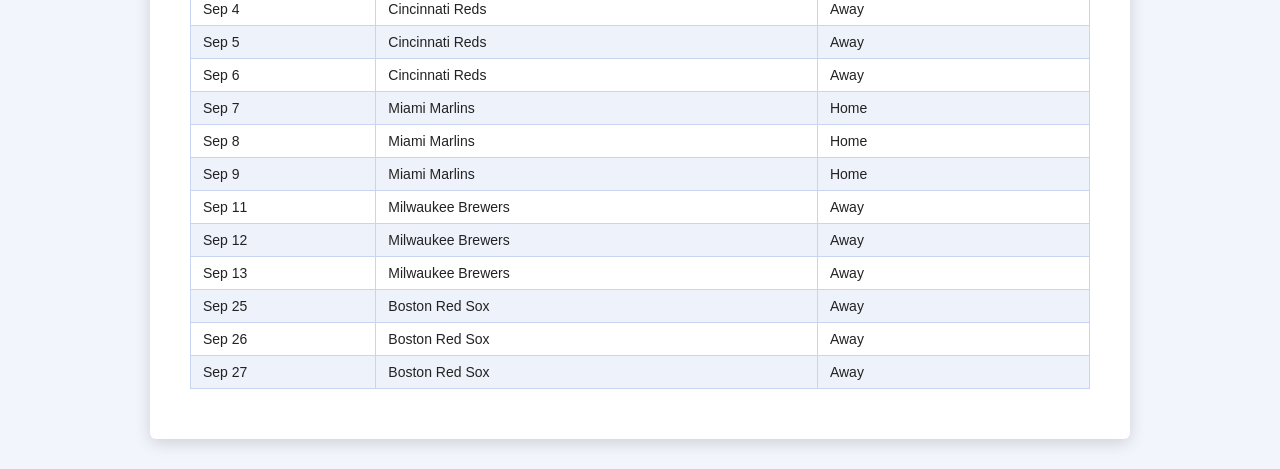
<file: schedule.html>
<!DOCTYPE html>
<html lang="en">
<head>
    <meta charset="UTF-8">
    <meta name="viewport" content="width=device-width, initial-scale=1.0">
    <title>Schedule</title>
    <link rel="stylesheet" href="styles.css">
</head>
<body>

    <!-- navigation bar -->
    <div class="navbar">
        <a href="cubsindex.html">Home</a>
        <a href="history.html">History</a>
        <a href="roster.html">Roster</a>
        <a href="#">Schedule</a>
    </div>

    <div class="container">

        <a href="bootstrap/index.html" class="back-link">&#8592; Back to Start</a>

        <div class="header">
            <h1>2026 Season Schedule</h1>
        </div>

        <!-- schedule table -->
        <table class="schedule-table">
            <tr>
                <th>Date</th>
                <th>Opponent</th>
                <th>Home/Away</th>
            </tr>

            <!-- March -->
            <tr><td>Mar 26</td><td>Washington Nationals</td><td>Home</td></tr>
            <tr><td>Mar 28</td><td>Washington Nationals</td><td>Home</td></tr>
            <tr><td>Mar 29</td><td>Washington Nationals</td><td>Home</td></tr>
            <tr><td>Mar 30</td><td>L.A. Angels</td><td>Home</td></tr>
            <tr><td>Mar 31</td><td>L.A. Angels</td><td>Home</td></tr>

            <!-- April -->
            <tr><td>Apr 1</td><td>L.A. Angels</td><td>Home</td></tr>
            <tr><td>Apr 3</td><td>Cleveland Guardians</td><td>Away</td></tr>
            <tr><td>Apr 4</td><td>Cleveland Guardians</td><td>Away</td></tr>
            <tr><td>Apr 5</td><td>Cleveland Guardians</td><td>Away</td></tr>
            <tr><td>Apr 6</td><td>Tampa Bay Rays</td><td>Away</td></tr>
            <tr><td>Apr 7</td><td>Tampa Bay Rays</td><td>Away</td></tr>
            <tr><td>Apr 8</td><td>Tampa Bay Rays</td><td>Away</td></tr>
            <tr><td>Apr 10</td><td>Pittsburgh Pirates</td><td>Home</td></tr>
            <tr><td>Apr 11</td><td>Pittsburgh Pirates</td><td>Home</td></tr>
            <tr><td>Apr 12</td><td>Pittsburgh Pirates</td><td>Home</td></tr>
            <tr><td>Apr 13</td><td>Philadelphia Phillies</td><td>Away</td></tr>
            <tr><td>Apr 14</td><td>Philadelphia Phillies</td><td>Away</td></tr>
            <tr><td>Apr 15</td><td>Philadelphia Phillies</td><td>Away</td></tr>
            <tr><td>Apr 17</td><td>N.Y. Mets</td><td>Home</td></tr>
            <tr><td>Apr 18</td><td>N.Y. Mets</td><td>Home</td></tr>
            <tr><td>Apr 19</td><td>N.Y. Mets</td><td>Home</td></tr>
            <tr><td>Apr 20</td><td>Philadelphia Phillies</td><td>Home</td></tr>
            <tr><td>Apr 21</td><td>Philadelphia Phillies</td><td>Home</td></tr>
            <tr><td>Apr 22</td><td>Philadelphia Phillies</td><td>Home</td></tr>
            <tr><td>Apr 23</td><td>Philadelphia Phillies</td><td>Home</td></tr>
            <tr><td>Apr 24</td><td>L.A. Dodgers</td><td>Away</td></tr>
            <tr><td>Apr 25</td><td>L.A. Dodgers</td><td>Away</td></tr>
            <tr><td>Apr 26</td><td>L.A. Dodgers</td><td>Away</td></tr>

            <!-- May -->
            <tr><td>May 1</td><td>Arizona Diamondbacks</td><td>Home</td></tr>
            <tr><td>May 2</td><td>Arizona Diamondbacks</td><td>Home</td></tr>
            <tr><td>May 3</td><td>Arizona Diamondbacks</td><td>Home</td></tr>
            <tr><td>May 4</td><td>Cincinnati Reds</td><td>Home</td></tr>
            <tr><td>May 5</td><td>Cincinnati Reds</td><td>Home</td></tr>
            <tr><td>May 6</td><td>Cincinnati Reds</td><td>Home</td></tr>
            <tr><td>May 7</td><td>Cincinnati Reds</td><td>Home</td></tr>
            <tr><td>May 8</td><td>Texas Rangers</td><td>Away</td></tr>
            <tr><td>May 9</td><td>Texas Rangers</td><td>Away</td></tr>
            <tr><td>May 10</td><td>Texas Rangers</td><td>Away</td></tr>
            <tr><td>May 12</td><td>Atlanta Braves</td><td>Away</td></tr>
            <tr><td>May 13</td><td>Atlanta Braves</td><td>Away</td></tr>
            <tr><td>May 14</td><td>Atlanta Braves</td><td>Away</td></tr>
            <tr><td>May 15</td><td>Chicago White Sox</td><td>Away</td></tr>
            <tr><td>May 16</td><td>Chicago White Sox</td><td>Away</td></tr>
            <tr><td>May 17</td><td>Chicago White Sox</td><td>Away</td></tr>
            <tr><td>May 18</td><td>Milwaukee Brewers</td><td>Home</td></tr>
            <tr><td>May 19</td><td>Milwaukee Brewers</td><td>Home</td></tr>
            <tr><td>May 20</td><td>Milwaukee Brewers</td><td>Home</td></tr>
            <tr><td>May 22</td><td>Houston Astros</td><td>Home</td></tr>
            <tr><td>May 23</td><td>Houston Astros</td><td>Home</td></tr>
            <tr><td>May 24</td><td>Houston Astros</td><td>Home</td></tr>
            <tr><td>May 25</td><td>Pittsburgh Pirates</td><td>Away</td></tr>
            <tr><td>May 26</td><td>Pittsburgh Pirates</td><td>Away</td></tr>
            <tr><td>May 27</td><td>Pittsburgh Pirates</td><td>Away</td></tr>
            <tr><td>May 28</td><td>Pittsburgh Pirates</td><td>Away</td></tr>
            <tr><td>May 29</td><td>St. Louis Cardinals</td><td>Away</td></tr>
            <tr><td>May 30</td><td>St. Louis Cardinals</td><td>Away</td></tr>
            <tr><td>May 31</td><td>St. Louis Cardinals</td><td>Away</td></tr>

            <!-- June -->
            <tr><td>Jun 2</td><td>Oakland Athletics</td><td>Home</td></tr>
            <tr><td>Jun 3</td><td>Oakland Athletics</td><td>Home</td></tr>
            <tr><td>Jun 4</td><td>Oakland Athletics</td><td>Home</td></tr>
            <tr><td>Jun 5</td><td>San Francisco Giants</td><td>Home</td></tr>
            <tr><td>Jun 6</td><td>San Francisco Giants</td><td>Home</td></tr>
            <tr><td>Jun 7</td><td>San Francisco Giants</td><td>Home</td></tr>
            <tr><td>Jun 9</td><td>Colorado Rockies</td><td>Away</td></tr>
            <tr><td>Jun 10</td><td>Colorado Rockies</td><td>Away</td></tr>
            <tr><td>Jun 11</td><td>Colorado Rockies</td><td>Away</td></tr>
            <tr><td>Jun 12</td><td>San Francisco Giants</td><td>Away</td></tr>
            <tr><td>Jun 13</td><td>San Francisco Giants</td><td>Away</td></tr>
            <tr><td>Jun 14</td><td>San Francisco Giants</td><td>Away</td></tr>
            <tr><td>Jun 15</td><td>Colorado Rockies</td><td>Home</td></tr>
            <tr><td>Jun 16</td><td>Colorado Rockies</td><td>Home</td></tr>
            <tr><td>Jun 17</td><td>Colorado Rockies</td><td>Home</td></tr>
            <tr><td>Jun 19</td><td>Toronto Blue Jays</td><td>Home</td></tr>
            <tr><td>Jun 20</td><td>Toronto Blue Jays</td><td>Home</td></tr>
            <tr><td>Jun 21</td><td>Toronto Blue Jays</td><td>Home</td></tr>
            <tr><td>Jun 22</td><td>N.Y. Mets</td><td>Away</td></tr>
            <tr><td>Jun 23</td><td>N.Y. Mets</td><td>Away</td></tr>
            <tr><td>Jun 24</td><td>N.Y. Mets</td><td>Away</td></tr>
            <tr><td>Jun 25</td><td>N.Y. Mets</td><td>Away</td></tr>
            <tr><td>Jun 26</td><td>Milwaukee Brewers</td><td>Away</td></tr>
            <tr><td>Jun 27</td><td>Milwaukee Brewers</td><td>Away</td></tr>
            <tr><td>Jun 28</td><td>Milwaukee Brewers</td><td>Away</td></tr>
            <tr><td>Jun 29</td><td>San Diego Padres</td><td>Home</td></tr>
            <tr><td>Jun 30</td><td>San Diego Padres</td><td>Home</td></tr>

            <!-- July -->
            <tr><td>Jul 1</td><td>San Diego Padres</td><td>Home</td></tr>
            <tr><td>Jul 3</td><td>St. Louis Cardinals</td><td>Home</td></tr>
            <tr><td>Jul 4</td><td>St. Louis Cardinals</td><td>Home</td></tr>
            <tr><td>Jul 5</td><td>St. Louis Cardinals</td><td>Home</td></tr>
            <tr><td>Jul 7</td><td>Baltimore Orioles</td><td>Away</td></tr>
            <tr><td>Jul 8</td><td>Baltimore Orioles</td><td>Away</td></tr>
            <tr><td>Jul 9</td><td>Baltimore Orioles</td><td>Away</td></tr>
            <tr><td>Jul 10</td><td>Cincinnati Reds</td><td>Away</td></tr>
            <tr><td>Jul 11</td><td>Cincinnati Reds</td><td>Away</td></tr>
            <tr><td>Jul 12</td><td>Cincinnati Reds</td><td>Away</td></tr>
            <!-- All-Star Break Jul 13-16 -->
            <tr><td>Jul 17</td><td>Minnesota Twins</td><td>Home</td></tr>
            <tr><td>Jul 18</td><td>Minnesota Twins</td><td>Home</td></tr>
            <tr><td>Jul 19</td><td>Minnesota Twins</td><td>Home</td></tr>
            <tr><td>Jul 20</td><td>Detroit Tigers</td><td>Home</td></tr>
            <tr><td>Jul 21</td><td>Detroit Tigers</td><td>Home</td></tr>
            <tr><td>Jul 22</td><td>Detroit Tigers</td><td>Home</td></tr>
            <tr><td>Jul 24</td><td>Pittsburgh Pirates</td><td>Away</td></tr>
            <tr><td>Jul 25</td><td>Pittsburgh Pirates</td><td>Away</td></tr>
            <tr><td>Jul 26</td><td>Pittsburgh Pirates</td><td>Away</td></tr>
            <tr><td>Jul 27</td><td>St. Louis Cardinals</td><td>Away</td></tr>
            <tr><td>Jul 28</td><td>St. Louis Cardinals</td><td>Away</td></tr>
            <tr><td>Jul 29</td><td>St. Louis Cardinals</td><td>Away</td></tr>
            <tr><td>Jul 31</td><td>N.Y. Yankees</td><td>Home</td></tr>

            <!-- August -->
            <tr><td>Aug 1</td><td>N.Y. Yankees</td><td>Home</td></tr>
            <tr><td>Aug 2</td><td>N.Y. Yankees</td><td>Home</td></tr>
            <tr><td>Aug 3</td><td>L.A. Dodgers</td><td>Home</td></tr>
            <tr><td>Aug 4</td><td>L.A. Dodgers</td><td>Home</td></tr>
            <tr><td>Aug 5</td><td>L.A. Dodgers</td><td>Home</td></tr>
            <tr><td>Aug 6</td><td>Chicago White Sox</td><td>Home</td></tr>
            <tr><td>Aug 7</td><td>Chicago White Sox</td><td>Home</td></tr>
            <tr><td>Aug 8</td><td>Chicago White Sox</td><td>Home</td></tr>
            <tr><td>Aug 10</td><td>Kansas City Royals</td><td>Away</td></tr>
            <tr><td>Aug 11</td><td>Kansas City Royals</td><td>Away</td></tr>
            <tr><td>Aug 12</td><td>Kansas City Royals</td><td>Away</td></tr>
            <tr><td>Aug 14</td><td>Seattle Mariners</td><td>Away</td></tr>
            <tr><td>Aug 15</td><td>Seattle Mariners</td><td>Away</td></tr>
            <tr><td>Aug 16</td><td>Seattle Mariners</td><td>Away</td></tr>
            <tr><td>Aug 17</td><td>Cincinnati Reds</td><td>Home</td></tr>
            <tr><td>Aug 18</td><td>Cincinnati Reds</td><td>Home</td></tr>
            <tr><td>Aug 19</td><td>Cincinnati Reds</td><td>Home</td></tr>
            <tr><td>Aug 20</td><td>Arizona Diamondbacks</td><td>Away</td></tr>
            <tr><td>Aug 21</td><td>Arizona Diamondbacks</td><td>Away</td></tr>
            <tr><td>Aug 22</td><td>Arizona Diamondbacks</td><td>Away</td></tr>
            <tr><td>Aug 23</td><td>Milwaukee Brewers</td><td>Home</td></tr>
            <tr><td>Aug 24</td><td>Milwaukee Brewers</td><td>Home</td></tr>
            <tr><td>Aug 25</td><td>Milwaukee Brewers</td><td>Home</td></tr>
            <tr><td>Aug 27</td><td>Pittsburgh Pirates</td><td>Away</td></tr>
            <tr><td>Aug 28</td><td>Pittsburgh Pirates</td><td>Away</td></tr>
            <tr><td>Aug 29</td><td>Pittsburgh Pirates</td><td>Away</td></tr>
            <tr><td>Aug 30</td><td>Atlanta Braves</td><td>Home</td></tr>
            <tr><td>Aug 31</td><td>Atlanta Braves</td><td>Home</td></tr>

            <!-- September -->
            <tr><td>Sep 1</td><td>Atlanta Braves</td><td>Home</td></tr>
            <tr><td>Sep 2</td><td>Atlanta Braves</td><td>Home</td></tr>
            <tr><td>Sep 4</td><td>Cincinnati Reds</td><td>Away</td></tr>
            <tr><td>Sep 5</td><td>Cincinnati Reds</td><td>Away</td></tr>
            <tr><td>Sep 6</td><td>Cincinnati Reds</td><td>Away</td></tr>
            <tr><td>Sep 7</td><td>Miami Marlins</td><td>Home</td></tr>
            <tr><td>Sep 8</td><td>Miami Marlins</td><td>Home</td></tr>
            <tr><td>Sep 9</td><td>Miami Marlins</td><td>Home</td></tr>
            <tr><td>Sep 11</td><td>Milwaukee Brewers</td><td>Away</td></tr>
            <tr><td>Sep 12</td><td>Milwaukee Brewers</td><td>Away</td></tr>
            <tr><td>Sep 13</td><td>Milwaukee Brewers</td><td>Away</td></tr>
            <tr><td>Sep 25</td><td>Boston Red Sox</td><td>Away</td></tr>
            <tr><td>Sep 26</td><td>Boston Red Sox</td><td>Away</td></tr>
            <tr><td>Sep 27</td><td>Boston Red Sox</td><td>Away</td></tr>

        </table>

    </div>

</body>
</html>
</file>
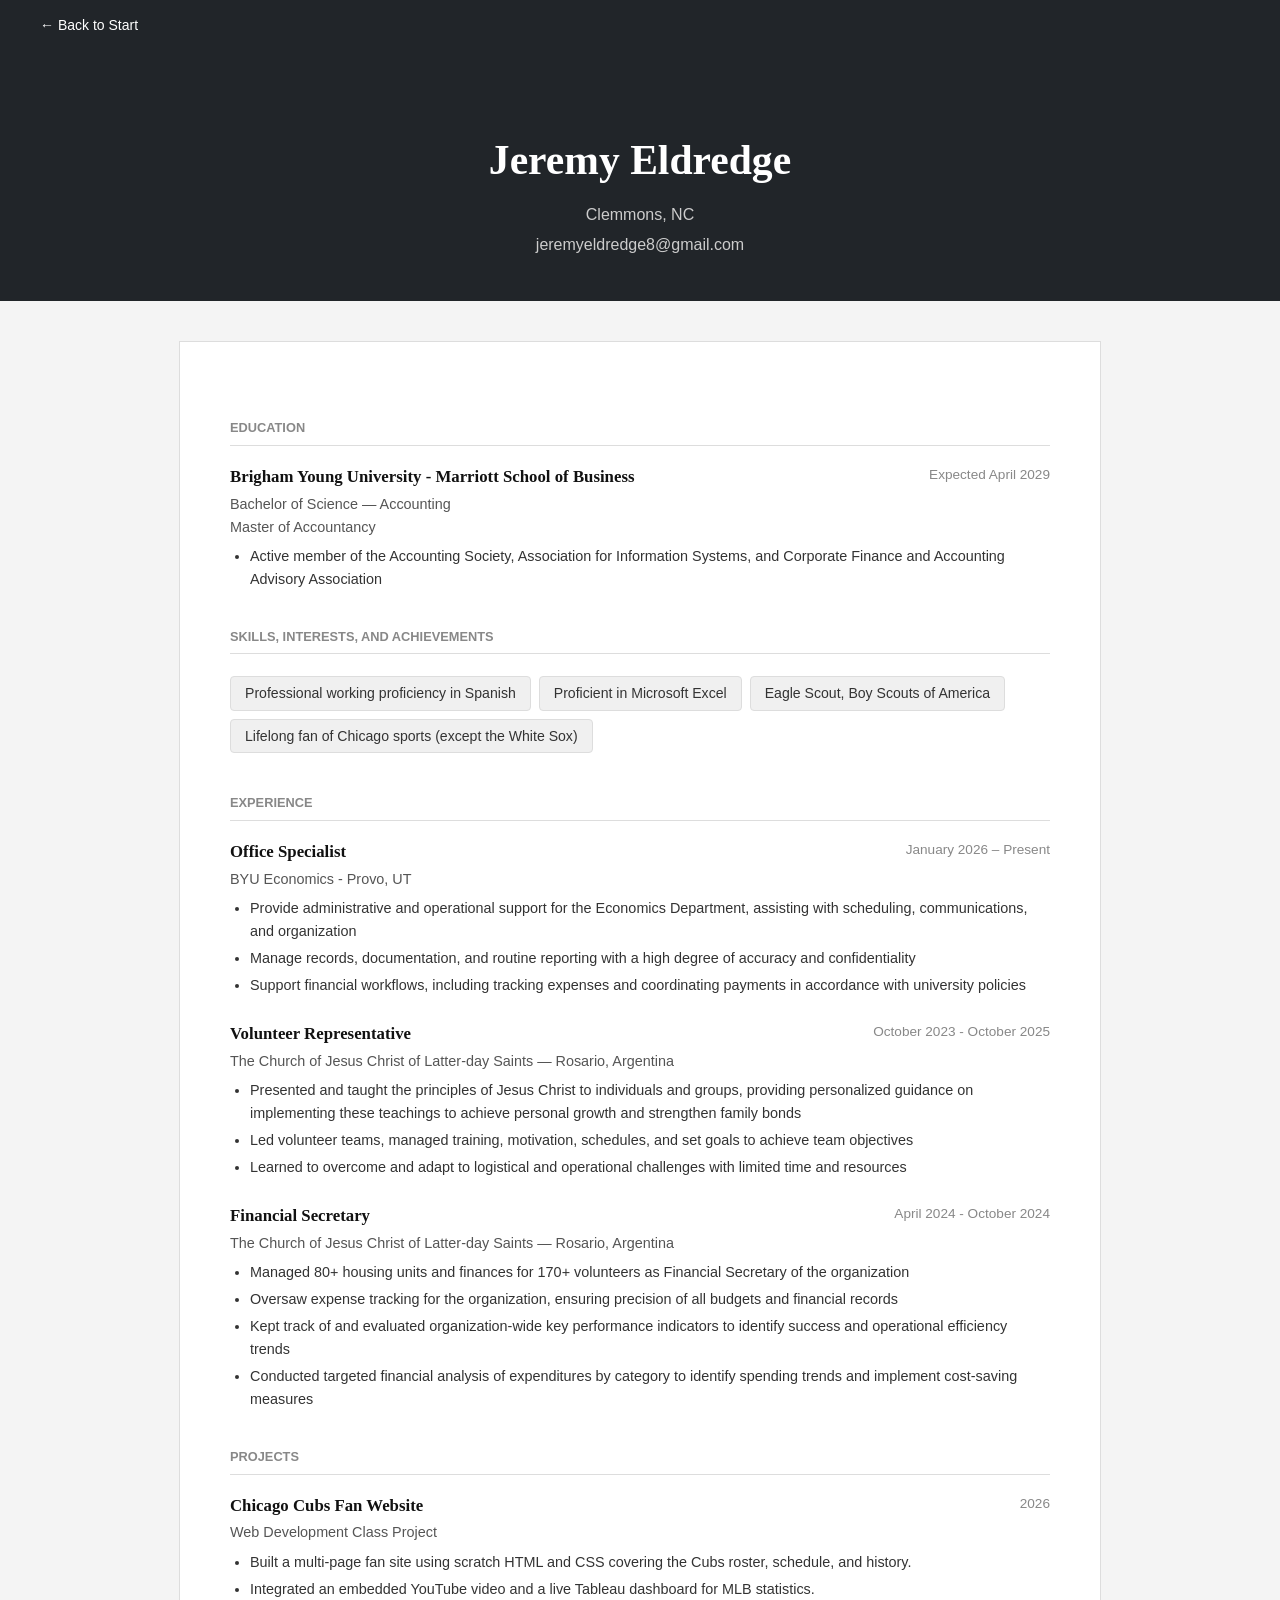
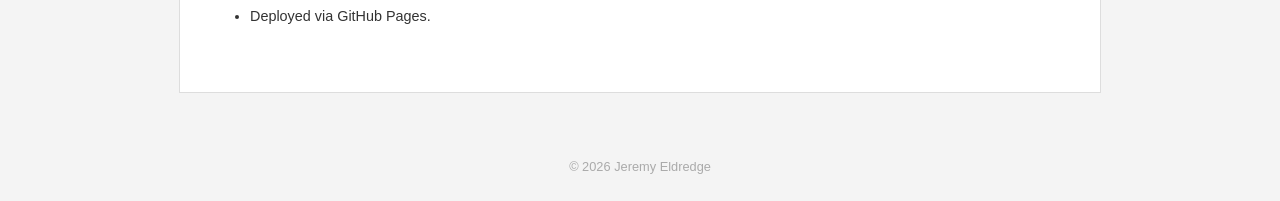
<file: bootstrap/about.html>
<!DOCTYPE html>
<!-- Jeremy Eldredge Resume Page -->
<html lang="en">
<head>
    <meta charset="UTF-8">
    <meta name="viewport" content="width=device-width, initial-scale=1.0">
    <title>Resume — Jeremy Eldredge</title>
    <style>

        /* base styles */
        body {
            font-family: 'Georgia', serif;
            background-color: #f4f4f4;
            color: #222;
            line-height: 1.6;
            margin: 0;
            padding: 0;
        }

        /* top nav bar */
        .topbar {
            background-color: #212529;
            padding: 12px 40px;
        }

        .topbar a {
            color: #ffffff;
            text-decoration: none;
            font-family: 'Arial', sans-serif;
            font-size: 14px;
        }

        .topbar a:hover {
            text-decoration: underline;
        }

        /* page header */
        .resume-header {
            background-color: #212529;
            color: #ffffff;
            text-align: center;
            padding: 50px 20px 40px;
        }

        .resume-header h1 {
            font-size: 2.6em;
            margin-bottom: 8px;
        }

        .resume-header p {
            font-size: 1em;
            color: #cccccc;
            margin: 4px 0;
            font-family: 'Arial', sans-serif;
        }

        .resume-header a {
            color: #cccccc;
            text-decoration: none;
        }

        .resume-header a:hover {
            color: #ffffff;
            text-decoration: underline;
        }

        /* main content box */
        .container {
            max-width: 820px;
            margin: 40px auto;
            background-color: #ffffff;
            padding: 40px 50px;
            border: 1px solid #dddddd;
        }

        /* section headings */
        .section-title {
            font-family: 'Arial', sans-serif;
            font-size: 0.8em;
            font-weight: bold;
            text-transform: uppercase;
            color: #888888;
            border-bottom: 1px solid #dddddd;
            padding-bottom: 6px;
            margin-bottom: 18px;
            margin-top: 36px;
        }

        /* job / degree entry */
        .entry {
            margin-bottom: 24px;
        }

        .entry-title {
            font-size: 1.05em;
            font-weight: bold;
            color: #111111;
        }

        .entry-date {
            font-family: 'Arial', sans-serif;
            font-size: 0.85em;
            color: #888888;
            float: right;
        }

        .entry-subtitle {
            font-family: 'Arial', sans-serif;
            font-size: 0.9em;
            color: #555555;
            margin-top: 2px;
            margin-bottom: 6px;
        }

        .entry ul {
            padding-left: 20px;
            margin-top: 6px;
        }

        .entry ul li {
            font-family: 'Arial', sans-serif;
            font-size: 0.9em;
            color: #333333;
            margin-bottom: 4px;
        }

        /* skills */
        .skill-tag {
            display: inline-block;
            background-color: #f0f0f0;
            border: 1px solid #dddddd;
            border-radius: 4px;
            padding: 5px 14px;
            font-family: 'Arial', sans-serif;
            font-size: 0.88em;
            color: #333333;
            margin: 4px 4px 4px 0;
        }

        /* footer */
        .page-footer {
            text-align: center;
            padding: 24px;
            font-family: 'Arial', sans-serif;
            font-size: 0.8em;
            color: #aaaaaa;
        }

    </style>
</head>
<body>

    <!-- Back link to Bootstrap portfolio home -->
    <div class="topbar">
        <a href="index.html">← Back to Start</a>
    </div>

    <!-- Header with name and contact info -->
    <div class="resume-header">
        <h1>Jeremy Eldredge</h1>
        <p>Clemmons, NC</p>
        <p><a href="mailto:jeremyeldredge8@gmail.com">jeremyeldredge8@gmail.com</a></p>
    </div>

    <!-- Main resume content -->
    <div class="container">

        <!-- Education -->
        <div class="section-title">Education</div>

        <div class="entry">
            <div>
                <span class="entry-date">Expected April 2029</span>
                <span class="entry-title">Brigham Young University - Marriott School of Business</span>
            </div>
            <div class="entry-subtitle">Bachelor of Science — Accounting <br>Master of Accountancy</div>
            <ul>
                <li>Active member of the Accounting Society, Association for Information Systems, and Corporate Finance and Accounting Advisory Association</li>
            </ul>
        </div>

        <!-- Skills -->
        <div class="section-title">Skills, Interests, and Achievements</div>

        <div>
            <span class="skill-tag">Professional working proficiency in Spanish</span>
            <span class="skill-tag">Proficient in Microsoft Excel</span>
            <span class="skill-tag">Eagle Scout, Boy Scouts of America</span>
            <span class="skill-tag">Lifelong fan of Chicago sports (except the White Sox)</span>
        </div>

        <!-- Experience -->
        <div class="section-title">Experience</div>

        <div class="entry">
            <div>
                <span class="entry-date">January 2026 – Present</span>
                <span class="entry-title">Office Specialist</span>
            </div>
            <div class="entry-subtitle">BYU Economics - Provo, UT</div>
            <ul>
                <li>Provide administrative and operational support for the Economics Department, assisting with scheduling, communications, and organization</li>
                <li>Manage records, documentation, and routine reporting with a high degree of accuracy and confidentiality</li>
                <li>Support financial workflows, including tracking expenses and coordinating payments in accordance with university policies</li>
            </ul>
        </div>

        <div class="entry">
            <div>
                <span class="entry-date">October 2023 - October 2025</span>
                <span class="entry-title">Volunteer Representative</span>
            </div>
            <div class="entry-subtitle">The Church of Jesus Christ of Latter-day Saints — Rosario, Argentina</div>
            <ul>
                <li>Presented and taught the principles of Jesus Christ to individuals and groups, providing personalized guidance on implementing these teachings to achieve personal growth and strengthen family bonds</li>
                <li>Led volunteer teams, managed training, motivation, schedules, and set goals to achieve team objectives</li>
                <li>Learned to overcome and adapt to logistical and operational challenges with limited time and resources</li>
            </ul>
        </div>

        <div class="entry">
            <div>
                <span class="entry-date">April 2024 - October 2024</span>
                <span class="entry-title">Financial Secretary</span>
            </div>
            <div class="entry-subtitle">The Church of Jesus Christ of Latter-day Saints — Rosario, Argentina</div>
            <ul>
                <li>Managed 80+ housing units and finances for 170+ volunteers as Financial Secretary of the organization</li>
                <li>Oversaw expense tracking for the organization, ensuring precision of all budgets and financial records</li>
                <li>Kept track of and evaluated organization-wide key performance indicators to identify success and operational efficiency trends</li>
                <li>Conducted targeted financial analysis of expenditures by category to identify spending trends and implement cost-saving measures</li>
            </ul>
        </div>

        <!-- Projects -->
        <div class="section-title">Projects</div>

        <div class="entry">
            <div>
                <span class="entry-date">2026</span>
                <span class="entry-title">Chicago Cubs Fan Website</span>
            </div>
            <div class="entry-subtitle">Web Development Class Project</div>
            <ul>
                <li>Built a multi-page fan site using scratch HTML and CSS covering the Cubs roster, schedule, and history.</li>
                <li>Integrated an embedded YouTube video and a live Tableau dashboard for MLB statistics.</li>
                <li>Deployed via GitHub Pages.</li>
            </ul>
        </div>

    </div><!-- end .container -->

    <div class="page-footer">
        &copy; 2026 Jeremy Eldredge
    </div>

</body>
</html>
</file>
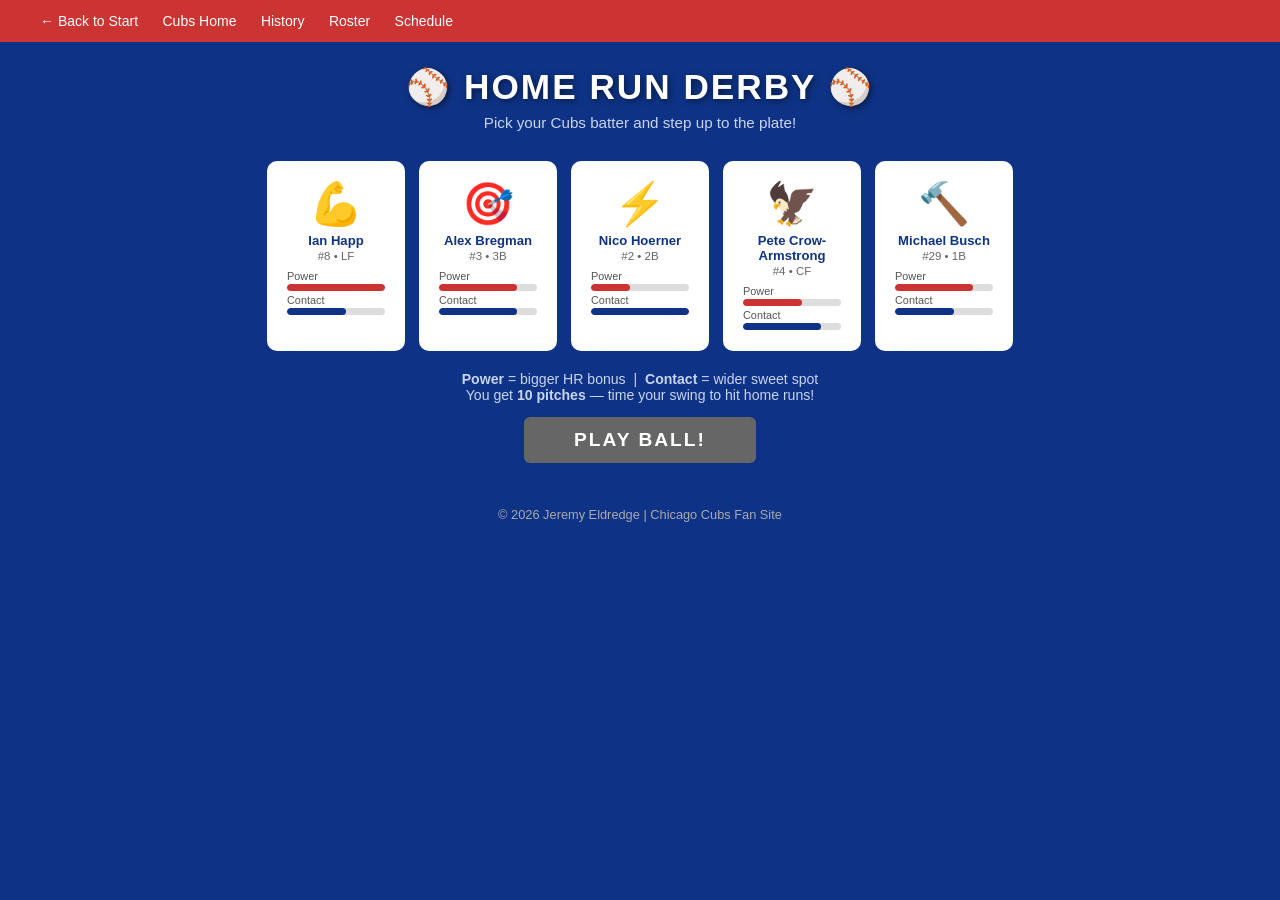
<file: bootstrap/quiz.html>
<!DOCTYPE html>
<html lang="en">
<head>
    <meta charset="UTF-8">
    <meta name="viewport" content="width=device-width, initial-scale=1.0">
    <title>Home Run Derby | Chicago Cubs</title>
    <style>

        * { box-sizing: border-box; margin: 0; padding: 0; }

        body {
            font-family: 'Arial', sans-serif;
            background-color: #0e3386;
            color: #fff;
        }

        /* top bar */
        .topbar {
            background-color: #cc3433;
            padding: 12px 40px;
        }
        .topbar a {
            color: #fff;
            text-decoration: none;
            font-size: 14px;
            margin-right: 20px;
        }
        .topbar a:hover { text-decoration: underline; }

        /* title */
        .page-title {
            text-align: center;
            padding: 24px 20px 10px;
        }
        .page-title h1 {
            font-size: 2.2em;
            letter-spacing: 2px;
            text-shadow: 2px 2px 6px rgba(0,0,0,0.5);
        }
        .page-title p {
            color: #c8d4f0;
            margin-top: 6px;
            font-size: 0.95em;
        }

        /* high score banner */
        .hs-banner {
            background-color: #cc3433;
            text-align: center;
            padding: 8px 20px;
            font-weight: bold;
            font-size: 0.95em;
            display: none;
        }

        /* screens */
        .screen { display: none; }
        .screen.active { display: block; }

        /* player select */
        .player-grid {
            display: flex;
            flex-wrap: wrap;
            justify-content: center;
            gap: 14px;
            max-width: 780px;
            margin: 20px auto;
            padding: 0 16px;
        }
        .player-card {
            background-color: #fff;
            color: #0e3386;
            border-radius: 10px;
            padding: 14px 16px;
            width: 138px;
            text-align: center;
            cursor: pointer;
            border: 4px solid transparent;
        }
        .player-card:hover { border-color: #cc3433; }
        .player-card.selected {
            border-color: #cc3433;
            background-color: #fdf0f0;
        }
        .player-emoji { font-size: 2.6em; margin-bottom: 5px; }
        .player-name { font-weight: bold; font-size: 0.82em; margin-bottom: 2px; }
        .player-pos { font-size: 0.72em; color: #666; margin-bottom: 8px; }
        .stat-row { text-align: left; margin: 3px 0; }
        .stat-lbl { font-size: 0.68em; color: #555; }
        .stat-track {
            height: 7px; background-color: #ddd; border-radius: 4px;
            overflow: hidden; margin-top: 2px;
        }
        .stat-power  { height: 100%; background-color: #cc3433; border-radius: 4px; }
        .stat-contact { height: 100%; background-color: #0e3386; border-radius: 4px; }

        .select-instructions {
            text-align: center;
            color: #c8d4f0;
            font-size: 0.88em;
            max-width: 600px;
            margin: 0 auto 12px;
            padding: 0 16px;
        }

        .play-btn {
            display: block;
            margin: 14px auto 24px;
            background-color: #cc3433;
            color: #fff;
            font-size: 1.2em;
            font-weight: bold;
            padding: 12px 50px;
            border: none;
            border-radius: 6px;
            cursor: pointer;
            letter-spacing: 2px;
        }
        .play-btn:disabled { background-color: #666; cursor: default; }
        .play-btn:hover:not(:disabled) { background-color: #a82828; }

        /* game screen */
        #game-canvas {
            display: block;
            margin: 8px auto 0;
            border-radius: 8px;
            border: 3px solid #fff;
        }

        .hud {
            display: flex;
            justify-content: space-around;
            background-color: #fff;
            color: #0e3386;
            max-width: 600px;
            margin: 10px auto;
            border-radius: 8px;
            padding: 10px 20px;
            font-weight: bold;
            font-size: 1.05em;
        }
        .hud-item { text-align: center; }
        .hud-label {
            display: block;
            font-size: 0.68em;
            font-weight: normal;
            color: #777;
            letter-spacing: 1px;
            text-transform: uppercase;
        }

        .hit-flash {
            text-align: center;
            font-size: 1.9em;
            font-weight: bold;
            height: 44px;
            margin: 2px auto;
            text-shadow: 1px 1px 4px rgba(0,0,0,0.6);
        }

        #swing-btn {
            display: block;
            margin: 10px auto 6px;
            background-color: #cc3433;
            color: #fff;
            font-size: 1.3em;
            font-weight: bold;
            padding: 12px 56px;
            border: none;
            border-radius: 6px;
            cursor: pointer;
            letter-spacing: 2px;
        }
        #swing-btn:disabled { background-color: #666; cursor: default; }
        #swing-btn:hover:not(:disabled) { background-color: #a82828; }

        .pitch-msg {
            text-align: center;
            font-size: 0.85em;
            color: #c8d4f0;
            margin-bottom: 10px;
        }

        /* results */
        .results-wrap {
            max-width: 480px;
            margin: 20px auto;
            background-color: #fff;
            color: #0e3386;
            border-radius: 10px;
            padding: 28px 32px;
            text-align: center;
        }
        .results-wrap h2 { font-size: 1.7em; margin-bottom: 8px; }
        .final-pts {
            font-size: 3.2em;
            font-weight: bold;
            color: #cc3433;
            line-height: 1;
        }
        .hs-note { font-size: 0.85em; color: #777; margin: 6px 0 16px; }
        .breakdown {
            display: flex;
            justify-content: space-around;
            margin: 14px 0 20px;
            font-size: 0.9em;
        }
        .bd-item .bd-num {
            font-size: 1.8em;
            font-weight: bold;
            display: block;
        }
        .action-btns { margin-top: 8px; }
        .btn-blue {
            background-color: #0e3386;
            color: #fff;
            border: none;
            padding: 10px 26px;
            border-radius: 5px;
            cursor: pointer;
            font-size: 0.95em;
            margin: 5px;
        }
        .btn-blue:hover { background-color: #0a2560; }
        .btn-red2 {
            background-color: #cc3433;
            color: #fff;
            border: none;
            padding: 10px 26px;
            border-radius: 5px;
            cursor: pointer;
            font-size: 0.95em;
            margin: 5px;
        }
        .btn-red2:hover { background-color: #a82828; }

        footer {
            text-align: center;
            padding: 20px;
            font-size: 0.8em;
            color: #aaa;
        }

    </style>
</head>
<body>

    <!-- nav bar -->
    <div class="topbar">
        <a href="index.html">&#8592; Back to Start</a>
        <a href="../cubsindex.html">Cubs Home</a>
        <a href="../history.html">History</a>
        <a href="../roster.html">Roster</a>
        <a href="../schedule.html">Schedule</a>
    </div>

    <!-- high score banner -->
    <div class="hs-banner" id="hs-banner"></div>

    <!-- ========== PLAYER SELECT ========== -->
    <div class="screen active" id="screen-select">
        <div class="page-title">
            <h1>&#9918; HOME RUN DERBY &#9918;</h1>
            <p>Pick your Cubs batter and step up to the plate!</p>
        </div>

        <div class="player-grid" id="player-grid"></div>

        <p class="select-instructions">
            <strong>Power</strong> = bigger HR bonus &nbsp;|&nbsp;
            <strong>Contact</strong> = wider sweet spot<br>
            You get <strong>10 pitches</strong> — time your swing to hit home runs!
        </p>

        <button class="play-btn" id="start-btn" onclick="startGame()" disabled>PLAY BALL!</button>
    </div>

    <!-- ========== GAME ========== -->
    <div class="screen" id="screen-game">
        <div class="page-title" style="padding: 12px 20px 6px;">
            <h1 style="font-size:1.5em;">&#9918; HOME RUN DERBY</h1>
        </div>

        <div class="hud">
            <span class="hud-item"><span class="hud-label">Batter</span><span id="hud-player">—</span></span>
            <span class="hud-item"><span class="hud-label">Pitch</span><span id="hud-pitch">1/10</span></span>
            <span class="hud-item"><span class="hud-label">Score</span><span id="hud-score">0</span></span>
            <span class="hud-item"><span class="hud-label">HR</span><span id="hud-hr">0</span></span>
        </div>

        <div class="hit-flash" id="hit-flash">&nbsp;</div>

        <canvas id="game-canvas" width="580" height="210"></canvas>

        <p class="pitch-msg" id="pitch-msg">Get ready...</p>

        <button id="swing-btn" onclick="doSwing()" disabled>&#127953; SWING!</button>
    </div>

    <!-- ========== RESULTS ========== -->
    <div class="screen" id="screen-results">
        <div class="page-title">
            <h1>&#9918; GAME OVER &#9918;</h1>
        </div>
        <div class="results-wrap">
            <h2 id="res-player"></h2>
            <div class="final-pts" id="res-score">0</div>
            <div class="hs-note" id="res-hs"></div>
            <div class="breakdown">
                <div class="bd-item"><span class="bd-num" id="res-hr">0</span>Home Runs &#128165;</div>
                <div class="bd-item"><span class="bd-num" id="res-hits">0</span>Hits &#127919;</div>
                <div class="bd-item"><span class="bd-num" id="res-fouls">0</span>Fouls</div>
                <div class="bd-item"><span class="bd-num" id="res-miss">0</span>Misses</div>
            </div>
            <div class="action-btns">
                <button class="btn-red2" onclick="playAgain()">Play Again</button>
                <button class="btn-blue" onclick="goSelectPlayer()">Change Player</button>
            </div>
        </div>
    </div>

    <footer>&copy; 2026 Jeremy Eldredge | Chicago Cubs Fan Site</footer>

    <script>

        // ── Players ───────────────────────────────────────────────
        var players = [
            { name: "Ian Happ",             num: 8,  pos: "LF", power: 5, contact: 3, emoji: "&#128170;" },
            { name: "Alex Bregman",          num: 3,  pos: "3B", power: 4, contact: 4, emoji: "&#127919;" },
            { name: "Nico Hoerner",          num: 2,  pos: "2B", power: 2, contact: 5, emoji: "&#9889;" },
            { name: "Pete Crow-Armstrong",   num: 4,  pos: "CF", power: 3, contact: 4, emoji: "&#129413;" },
            { name: "Michael Busch",         num: 29, pos: "1B", power: 4, contact: 3, emoji: "&#128296;" }
        ];

        // ── State ─────────────────────────────────────────────────
        var chosenIdx = null;
        var highScore = 0;
        var highScorePlayer = "";

        var pitchNum = 0;
        var totalPitches = 10;
        var gameScore = 0;
        var countHR = 0;
        var countHits = 0;
        var countFouls = 0;
        var countMiss = 0;

        var ballX = 0;
        var ballY = 0;
        var ballSpeed = 0;
        var pitchLive = false;
        var alreadySwung = false;
        var rafId = null;

        // ── Canvas ────────────────────────────────────────────────
        var canvas = document.getElementById("game-canvas");
        var ctx = canvas.getContext("2d");

        // ── Build player cards ────────────────────────────────────
        function buildCards() {
            var grid = document.getElementById("player-grid");
            grid.innerHTML = "";
            for (var i = 0; i < players.length; i++) {
                var p = players[i];
                var card = document.createElement("div");
                card.className = "player-card";
                card.id = "pcard-" + i;
                card.setAttribute("data-idx", i);
                card.onclick = (function(idx) {
                    return function() { pickPlayer(idx); };
                })(i);
                card.innerHTML =
                    '<div class="player-emoji">' + p.emoji + '</div>' +
                    '<div class="player-name">' + p.name + '</div>' +
                    '<div class="player-pos">#' + p.num + ' &bull; ' + p.pos + '</div>' +
                    '<div class="stat-row">' +
                        '<div class="stat-lbl">Power</div>' +
                        '<div class="stat-track"><div class="stat-power" style="width:' + (p.power/5*100) + '%"></div></div>' +
                    '</div>' +
                    '<div class="stat-row">' +
                        '<div class="stat-lbl">Contact</div>' +
                        '<div class="stat-track"><div class="stat-contact" style="width:' + (p.contact/5*100) + '%"></div></div>' +
                    '</div>';
                grid.appendChild(card);
            }
        }

        function pickPlayer(idx) {
            chosenIdx = idx;
            var cards = document.querySelectorAll(".player-card");
            for (var i = 0; i < cards.length; i++) {
                cards[i].classList.remove("selected");
            }
            document.getElementById("pcard-" + idx).classList.add("selected");
            document.getElementById("start-btn").disabled = false;
        }

        function refreshHSBanner() {
            var banner = document.getElementById("hs-banner");
            if (highScore > 0) {
                banner.style.display = "block";
                banner.textContent = "&#127942; High Score: " + highScore + " pts  (" + highScorePlayer + ")";
            }
        }

        // ── Game flow ─────────────────────────────────────────────
        function startGame() {
            if (chosenIdx === null) return;

            pitchNum = 0;
            gameScore = 0;
            countHR = 0;
            countHits = 0;
            countFouls = 0;
            countMiss = 0;

            showScreen("screen-game");

            document.getElementById("hud-player").textContent = players[chosenIdx].name;
            refreshHUD();
            document.getElementById("hit-flash").innerHTML = "&nbsp;";

            setTimeout(function() { launchPitch(); }, 700);
        }

        function refreshHUD() {
            document.getElementById("hud-pitch").textContent = (pitchNum + 1) + "/10";
            document.getElementById("hud-score").textContent = gameScore;
            document.getElementById("hud-hr").textContent = countHR;
        }

        function launchPitch() {
            if (pitchNum >= totalPitches) {
                endGame();
                return;
            }

            alreadySwung = false;
            pitchLive = false;

            refreshHUD();
            document.getElementById("pitch-msg").textContent =
                "Pitch " + (pitchNum + 1) + " of " + totalPitches + " — here it comes!";

            // speed increases every 3 pitches
            var spd = 2.6 + (Math.floor(pitchNum / 3) * 0.45);
            ballSpeed = spd;

            // ball starts off-screen left, at strike zone height
            ballX = -20;
            ballY = canvas.height * 0.5;

            var swBtn = document.getElementById("swing-btn");
            swBtn.disabled = true;

            // short wind-up, then release ball
            setTimeout(function() {
                pitchLive = true;
                swBtn.disabled = false;
                rafId = requestAnimationFrame(animatePitch);
            }, 550);
        }

        function animatePitch() {
            if (!pitchLive) return;

            ctx.clearRect(0, 0, canvas.width, canvas.height);
            drawField();

            ballX += ballSpeed;
            drawBall(ballX, ballY);

            // if ball crosses whole canvas without a swing
            if (ballX > canvas.width + 25) {
                pitchLive = false;
                if (!alreadySwung) {
                    resolveSwing("miss");
                }
                return;
            }

            rafId = requestAnimationFrame(animatePitch);
        }

        function doSwing() {
            if (!pitchLive) return;
            if (alreadySwung) return;
            alreadySwung = true;
            pitchLive = false;

            var p = players[chosenIdx];

            // plate is at 78% across canvas
            var plateX = canvas.width * 0.78;
            // contact stat widens the sweet spot
            var sweetHalf = 24 + p.contact * 8;
            var diff = Math.abs(ballX - plateX);

            var result;
            if (diff <= sweetHalf * 0.38) {
                // dead center — HR based on power
                if (p.power >= 4) {
                    result = "hr";
                } else if (p.power >= 3) {
                    result = (Math.random() < 0.6) ? "hr" : "hit";
                } else {
                    result = (Math.random() < 0.3) ? "hr" : "hit";
                }
            } else if (diff <= sweetHalf) {
                result = "hit";
            } else if (diff <= sweetHalf * 1.55) {
                result = "foul";
            } else {
                result = "miss";
            }

            resolveSwing(result);
        }

        function resolveSwing(result) {
            var p = players[chosenIdx];
            var pts = 0;
            var msg = "";

            if (result === "hr") {
                pts = 100 + p.power * 20;
                countHR++;
                msg = "&#128165; HOME RUN! +" + pts;
            } else if (result === "hit") {
                pts = 40 + p.power * 5;
                countHits++;
                msg = "&#127919; HIT! +" + pts;
            } else if (result === "foul") {
                pts = 5;
                countFouls++;
                msg = "&#9889; Foul ball +5";
            } else {
                pts = 0;
                countMiss++;
                msg = "&#128543; Miss!";
            }

            gameScore += pts;
            refreshHUD();

            var flash = document.getElementById("hit-flash");
            flash.innerHTML = msg;
            if (result === "hr")   flash.style.color = "#ffd700";
            else if (result === "hit")  flash.style.color = "#90ee90";
            else if (result === "foul") flash.style.color = "#ffa07a";
            else flash.style.color = "#ff6b6b";

            // draw one last frame with ball flight
            ctx.clearRect(0, 0, canvas.width, canvas.height);
            drawField();
            if (result !== "miss") drawFlight(result);

            pitchNum++;

            setTimeout(function() {
                document.getElementById("hit-flash").innerHTML = "&nbsp;";
                launchPitch();
            }, 1200);
        }

        // ── Drawing helpers ───────────────────────────────────────
        function drawField() {
            var w = canvas.width;
            var h = canvas.height;

            // grass
            ctx.fillStyle = "#2a7a2a";
            ctx.fillRect(0, 0, w, h);

            // dirt infield
            ctx.fillStyle = "#a0714f";
            ctx.beginPath();
            ctx.moveTo(w * 0.78, h * 0.95);
            ctx.lineTo(w * 0.45, h * 0.22);
            ctx.lineTo(w * 0.99, h * 0.22);
            ctx.closePath();
            ctx.fill();

            // home plate
            ctx.fillStyle = "#c8956a";
            ctx.fillRect(w * 0.74, h * 0.72, 26, 16);

            // foul lines
            ctx.strokeStyle = "#fff";
            ctx.lineWidth = 2;
            ctx.setLineDash([5, 4]);
            ctx.beginPath();
            ctx.moveTo(w * 0.78, h * 0.85);
            ctx.lineTo(0, h * 0.38);
            ctx.stroke();
            ctx.beginPath();
            ctx.moveTo(w * 0.78, h * 0.85);
            ctx.lineTo(w, h * 0.38);
            ctx.stroke();
            ctx.setLineDash([]);

            // strike zone box
            ctx.strokeStyle = "rgba(255,255,255,0.45)";
            ctx.lineWidth = 2;
            ctx.strokeRect(w * 0.78 - 20, h * 0.35, 40, h * 0.28);

            // batter
            drawBatter(w * 0.72, h * 0.8);
        }

        function drawBatter(bx, by) {
            ctx.fillStyle = "#0e3386";
            // torso
            ctx.fillRect(bx - 7, by - 36, 14, 22);
            // head
            ctx.beginPath();
            ctx.arc(bx, by - 43, 8, 0, Math.PI * 2);
            ctx.fill();
            // bat
            ctx.strokeStyle = "#c8956a";
            ctx.lineWidth = 4;
            ctx.beginPath();
            ctx.moveTo(bx + 5, by - 34);
            ctx.lineTo(bx + 28, by - 57);
            ctx.stroke();
            // legs
            ctx.strokeStyle = "#0e3386";
            ctx.lineWidth = 5;
            ctx.beginPath();
            ctx.moveTo(bx - 3, by - 14); ctx.lineTo(bx - 7, by + 1);
            ctx.stroke();
            ctx.beginPath();
            ctx.moveTo(bx + 3, by - 14); ctx.lineTo(bx + 7, by + 1);
            ctx.stroke();
        }

        function drawBall(bx, by) {
            // shadow
            ctx.beginPath();
            ctx.ellipse(bx, by + 13, 9, 4, 0, 0, Math.PI * 2);
            ctx.fillStyle = "rgba(0,0,0,0.22)";
            ctx.fill();
            // ball
            ctx.beginPath();
            ctx.arc(bx, by, 10, 0, Math.PI * 2);
            ctx.fillStyle = "#fff";
            ctx.fill();
            ctx.strokeStyle = "#ddd";
            ctx.lineWidth = 1;
            ctx.stroke();
            // seams
            ctx.strokeStyle = "#cc3433";
            ctx.lineWidth = 1.5;
            ctx.beginPath();
            ctx.arc(bx - 3, by, 5, -0.5, 0.5);
            ctx.stroke();
            ctx.beginPath();
            ctx.arc(bx + 3, by, 5, Math.PI - 0.5, Math.PI + 0.5);
            ctx.stroke();
        }

        function drawFlight(result) {
            var w = canvas.width;
            var h = canvas.height;
            if (result === "hr") {
                ctx.strokeStyle = "#ffd700";
                ctx.lineWidth = 3;
                ctx.setLineDash([5, 5]);
                ctx.beginPath();
                ctx.moveTo(w * 0.78, h * 0.5);
                ctx.quadraticCurveTo(w * 0.55, h * 0.04, w * 0.3, h * 0.1);
                ctx.stroke();
                ctx.setLineDash([]);
                ctx.fillStyle = "#ffd700";
                ctx.font = "bold 26px Arial";
                ctx.fillText("HR!", w * 0.25, h * 0.18);
            } else if (result === "hit") {
                ctx.strokeStyle = "#90ee90";
                ctx.lineWidth = 2;
                ctx.setLineDash([4, 4]);
                ctx.beginPath();
                ctx.moveTo(w * 0.78, h * 0.5);
                ctx.quadraticCurveTo(w * 0.55, h * 0.22, w * 0.38, h * 0.35);
                ctx.stroke();
                ctx.setLineDash([]);
            }
        }

        // ── End game ──────────────────────────────────────────────
        function endGame() {
            ctx.clearRect(0, 0, canvas.width, canvas.height);
            drawField();

            var p = players[chosenIdx];
            var isNew = (gameScore > highScore && gameScore > 0);
            if (isNew) {
                highScore = gameScore;
                highScorePlayer = p.name;
            }

            document.getElementById("res-player").innerHTML = p.emoji + " " + p.name;
            document.getElementById("res-score").textContent = gameScore + " pts";

            if (isNew) {
                document.getElementById("res-hs").textContent = "&#127942; New High Score!";
            } else if (highScore > 0) {
                document.getElementById("res-hs").textContent =
                    "Best: " + highScore + " pts (" + highScorePlayer + ")";
            } else {
                document.getElementById("res-hs").textContent = "";
            }

            document.getElementById("res-hr").textContent = countHR;
            document.getElementById("res-hits").textContent = countHits;
            document.getElementById("res-fouls").textContent = countFouls;
            document.getElementById("res-miss").textContent = countMiss;

            showScreen("screen-results");
        }

        function playAgain() {
            pitchNum = 0;
            gameScore = 0;
            countHR = 0;
            countHits = 0;
            countFouls = 0;
            countMiss = 0;
            showScreen("screen-game");
            document.getElementById("hud-player").textContent = players[chosenIdx].name;
            refreshHUD();
            document.getElementById("hit-flash").innerHTML = "&nbsp;";
            setTimeout(function() { launchPitch(); }, 600);
        }

        function goSelectPlayer() {
            showScreen("screen-select");
            refreshHSBanner();
        }

        function showScreen(id) {
            var screens = document.querySelectorAll(".screen");
            for (var i = 0; i < screens.length; i++) {
                screens[i].classList.remove("active");
            }
            document.getElementById(id).classList.add("active");
        }

        // ── Init ──────────────────────────────────────────────────
        buildCards();
        drawField();

    </script>

</body>
</html>
</file>
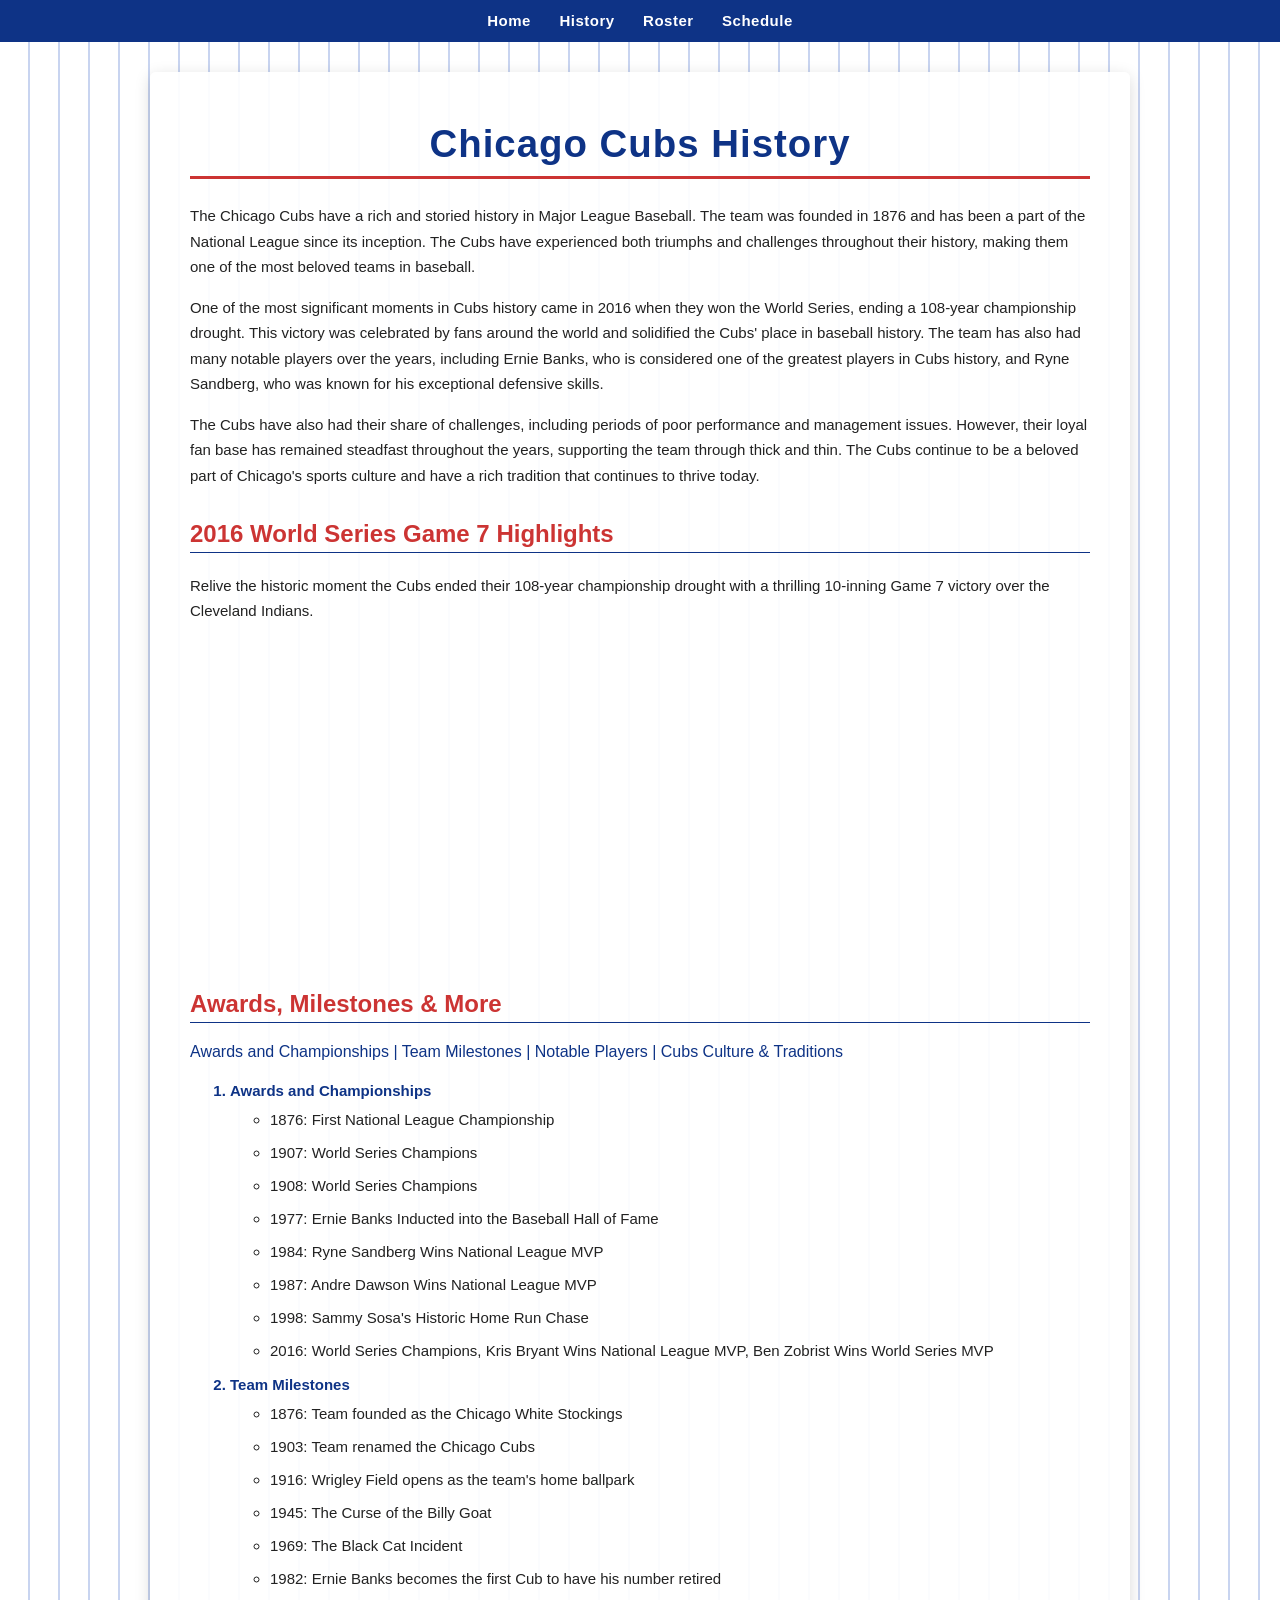
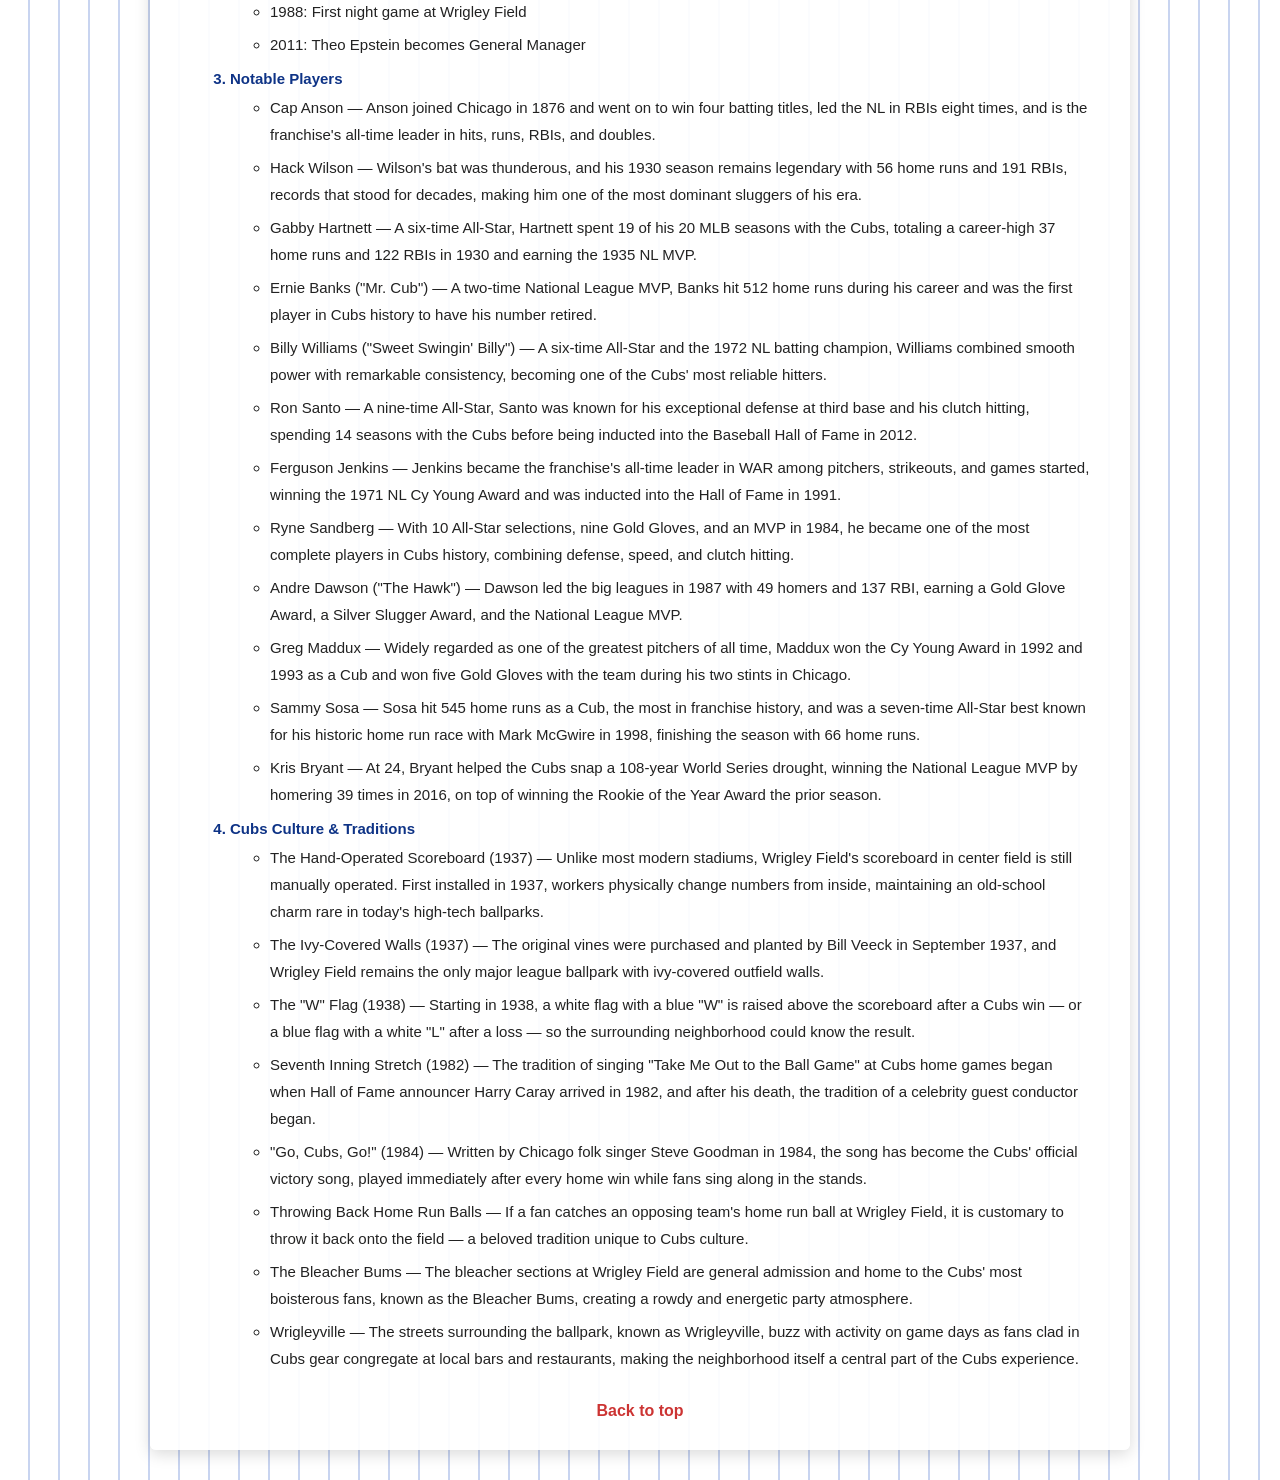
<file: html/history.html>
<!DOCTYPE html>
<html lang="en">
<head>
    <meta charset="UTF-8">
    <meta name="viewport" content="width=device-width, initial-scale=1.0">
    <title>Chicago Cubs History</title>
    <link rel="stylesheet" href="../styles/styles.css">
</head>
<body>
    <div class="navbar">
        <a href="../index.html" id="top">Home</a>
        <a href="#">History</a>
        <a href="roster.html">Roster</a>
        <a href="schedule.html">Schedule</a>
    </div>
    <div class="container">
        <div class="header">
            <h1>Chicago Cubs History</h1>
        </div>

        <p>The Chicago Cubs have a rich and storied history in Major League Baseball. The team was founded in 1876 and has been a part of the National League since its inception. The Cubs have experienced both triumphs and challenges throughout their history, making them one of the most beloved teams in baseball.</p>
        <p>One of the most significant moments in Cubs history came in 2016 when they won the World Series, ending a 108-year championship drought. This victory was celebrated by fans around the world and solidified the Cubs' place in baseball history. The team has also had many notable players over the years, including Ernie Banks, who is considered one of the greatest players in Cubs history, and Ryne Sandberg, who was known for his exceptional defensive skills.</p>
        <p>The Cubs have also had their share of challenges, including periods of poor performance and management issues. However, their loyal fan base has remained steadfast throughout the years, supporting the team through thick and thin. The Cubs continue to be a beloved part of Chicago's sports culture and have a rich tradition that continues to thrive today.</p>

        <h2>2016 World Series Game 7 Highlights</h2>
        <p>Relive the historic moment the Cubs ended their 108-year championship drought with a thrilling 10-inning Game 7 victory over the Cleveland Indians.</p>
        <iframe width="560" height="315"
            src="https://www.youtube.com/embed/9CaDeppJDnU"
            title="2016 World Series Game 7 - Chicago Cubs Win!"
            frameborder="0"
            allow="accelerometer; autoplay; clipboard-write; encrypted-media; gyroscope; picture-in-picture; web-share"
            allowfullscreen>
        </iframe>

        <h2>Awards, Milestones & More</h2>
        <a href="#awards">Awards and Championships</a> |
        <a href="#milestones">Team Milestones</a> |
        <a href="#players">Notable Players</a> |
        <a href="#culture">Cubs Culture &amp; Traditions</a>

        <ol>
            <li id="awards">Awards and Championships
                <ul>
                    <li>1876: First National League Championship</li>
                    <li>1907: World Series Champions</li>
                    <li>1908: World Series Champions</li>
                    <li>1977: Ernie Banks Inducted into the Baseball Hall of Fame</li>
                    <li>1984: Ryne Sandberg Wins National League MVP</li>
                    <li>1987: Andre Dawson Wins National League MVP</li>
                    <li>1998: Sammy Sosa's Historic Home Run Chase</li>
                    <li>2016: World Series Champions, Kris Bryant Wins National League MVP, Ben Zobrist Wins World Series MVP</li>
                </ul>
            </li>
            <li id="milestones">Team Milestones
                <ul>
                    <li>1876: Team founded as the Chicago White Stockings</li>
                    <li>1903: Team renamed the Chicago Cubs</li>
                    <li>1916: Wrigley Field opens as the team's home ballpark</li>
                    <li>1945: The Curse of the Billy Goat</li>
                    <li>1969: The Black Cat Incident</li>
                    <li>1982: Ernie Banks becomes the first Cub to have his number retired</li>
                    <li>1988: First night game at Wrigley Field</li>
                    <li>2011: Theo Epstein becomes General Manager</li>
                </ul>
            </li>
            <li id="players">Notable Players
                <ul>
                    <li>Cap Anson — Anson joined Chicago in 1876 and went on to win four batting titles, led the NL in RBIs eight times, and is the franchise's all-time leader in hits, runs, RBIs, and doubles.</li>
                    <li>Hack Wilson — Wilson's bat was thunderous, and his 1930 season remains legendary with 56 home runs and 191 RBIs, records that stood for decades, making him one of the most dominant sluggers of his era.</li>
                    <li>Gabby Hartnett — A six-time All-Star, Hartnett spent 19 of his 20 MLB seasons with the Cubs, totaling a career-high 37 home runs and 122 RBIs in 1930 and earning the 1935 NL MVP.</li>
                    <li>Ernie Banks ("Mr. Cub") — A two-time National League MVP, Banks hit 512 home runs during his career and was the first player in Cubs history to have his number retired.</li>
                    <li>Billy Williams ("Sweet Swingin' Billy") — A six-time All-Star and the 1972 NL batting champion, Williams combined smooth power with remarkable consistency, becoming one of the Cubs' most reliable hitters.</li>
                    <li>Ron Santo — A nine-time All-Star, Santo was known for his exceptional defense at third base and his clutch hitting, spending 14 seasons with the Cubs before being inducted into the Baseball Hall of Fame in 2012.</li>
                    <li>Ferguson Jenkins — Jenkins became the franchise's all-time leader in WAR among pitchers, strikeouts, and games started, winning the 1971 NL Cy Young Award and was inducted into the Hall of Fame in 1991.</li>
                    <li>Ryne Sandberg — With 10 All-Star selections, nine Gold Gloves, and an MVP in 1984, he became one of the most complete players in Cubs history, combining defense, speed, and clutch hitting.</li>
                    <li>Andre Dawson ("The Hawk") — Dawson led the big leagues in 1987 with 49 homers and 137 RBI, earning a Gold Glove Award, a Silver Slugger Award, and the National League MVP.</li>
                    <li>Greg Maddux — Widely regarded as one of the greatest pitchers of all time, Maddux won the Cy Young Award in 1992 and 1993 as a Cub and won five Gold Gloves with the team during his two stints in Chicago.</li>
                    <li>Sammy Sosa — Sosa hit 545 home runs as a Cub, the most in franchise history, and was a seven-time All-Star best known for his historic home run race with Mark McGwire in 1998, finishing the season with 66 home runs.</li>
                    <li>Kris Bryant — At 24, Bryant helped the Cubs snap a 108-year World Series drought, winning the National League MVP by homering 39 times in 2016, on top of winning the Rookie of the Year Award the prior season.</li>
                </ul>
            </li>
            <li id="culture">Cubs Culture &amp; Traditions
                <ul>
                    <li>The Hand-Operated Scoreboard (1937) — Unlike most modern stadiums, Wrigley Field's scoreboard in center field is still manually operated. First installed in 1937, workers physically change numbers from inside, maintaining an old-school charm rare in today's high-tech ballparks.</li>
                    <li>The Ivy-Covered Walls (1937) — The original vines were purchased and planted by Bill Veeck in September 1937, and Wrigley Field remains the only major league ballpark with ivy-covered outfield walls.</li>
                    <li>The "W" Flag (1938) — Starting in 1938, a white flag with a blue "W" is raised above the scoreboard after a Cubs win — or a blue flag with a white "L" after a loss — so the surrounding neighborhood could know the result.</li>
                    <li>Seventh Inning Stretch (1982) — The tradition of singing "Take Me Out to the Ball Game" at Cubs home games began when Hall of Fame announcer Harry Caray arrived in 1982, and after his death, the tradition of a celebrity guest conductor began.</li>
                    <li>"Go, Cubs, Go!" (1984) — Written by Chicago folk singer Steve Goodman in 1984, the song has become the Cubs' official victory song, played immediately after every home win while fans sing along in the stands.</li>
                    <li>Throwing Back Home Run Balls — If a fan catches an opposing team's home run ball at Wrigley Field, it is customary to throw it back onto the field — a beloved tradition unique to Cubs culture.</li>
                    <li>The Bleacher Bums — The bleacher sections at Wrigley Field are general admission and home to the Cubs' most boisterous fans, known as the Bleacher Bums, creating a rowdy and energetic party atmosphere.</li>
                    <li>Wrigleyville — The streets surrounding the ballpark, known as Wrigleyville, buzz with activity on game days as fans clad in Cubs gear congregate at local bars and restaurants, making the neighborhood itself a central part of the Cubs experience.</li>
                </ul>
            </li>
        </ol>

        <a href="#top" id="top-link">Back to top</a>
    </div>
</body>
</html>
</file>
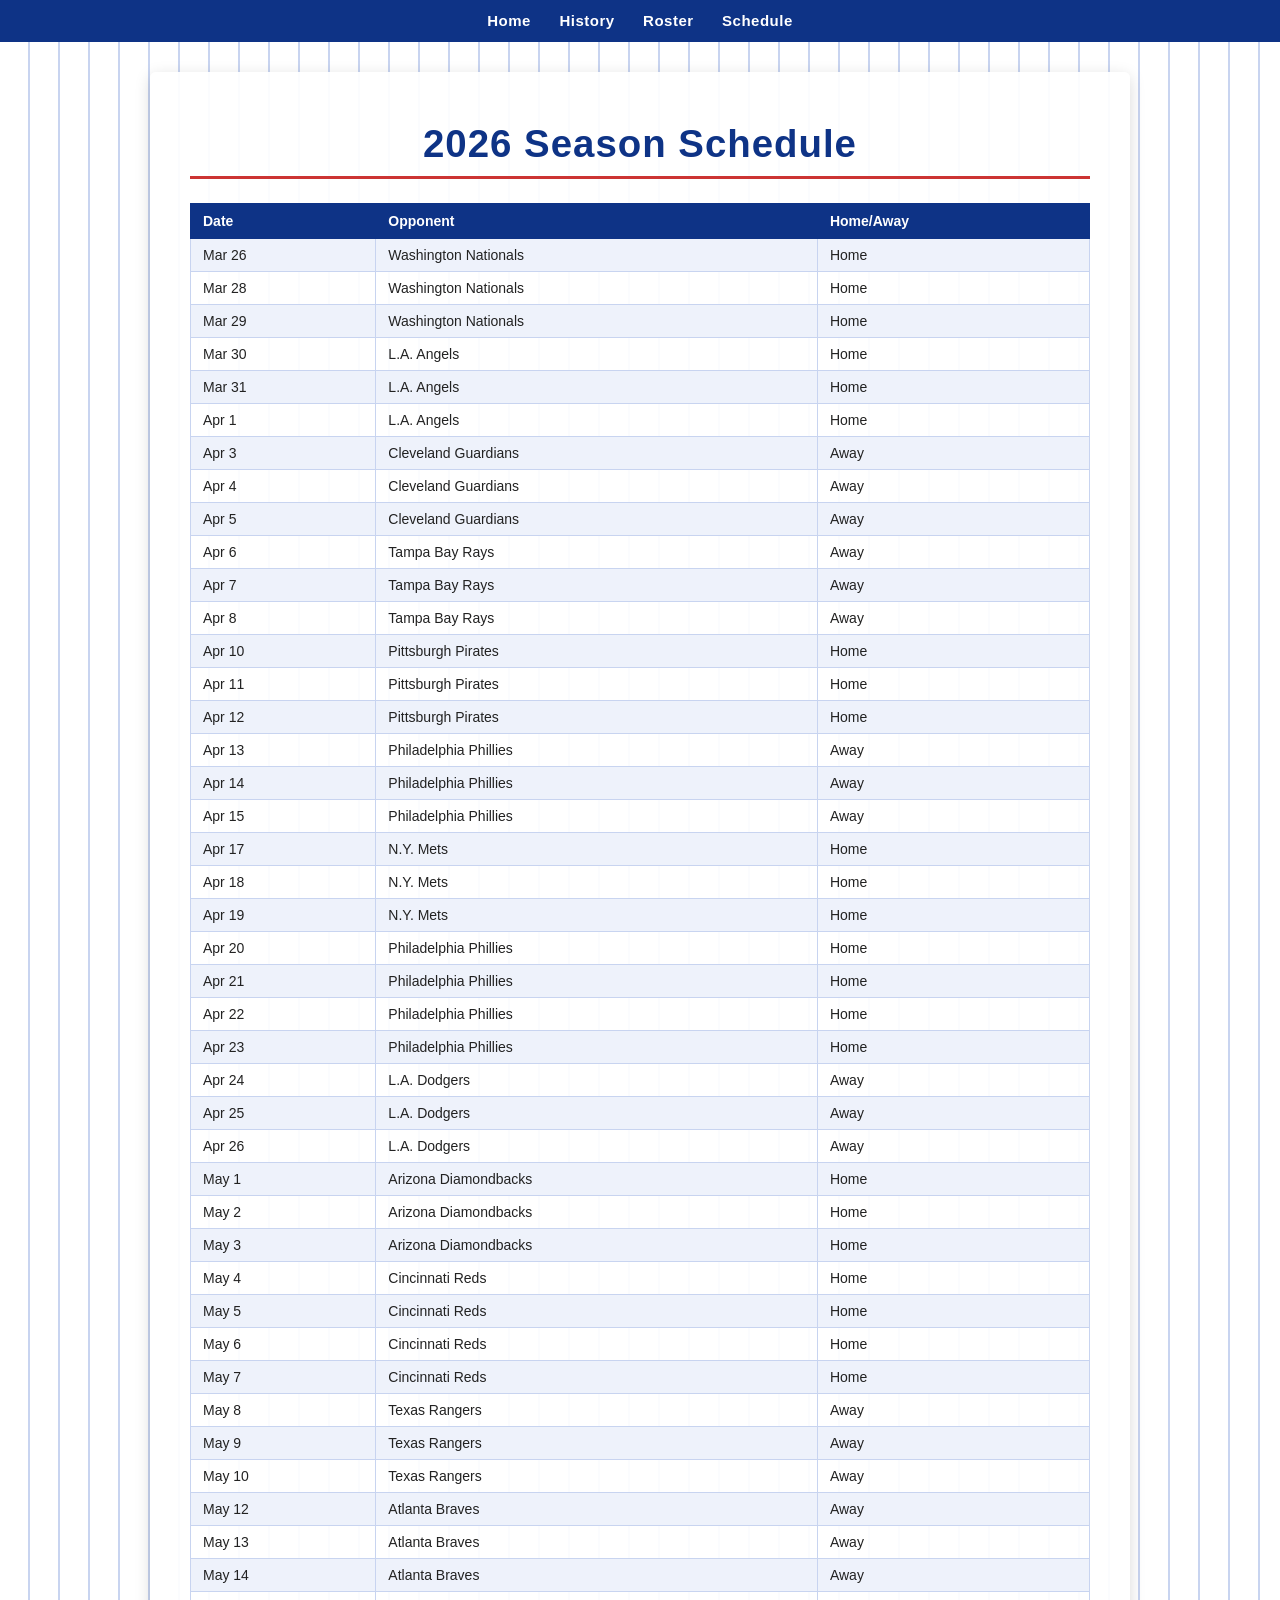
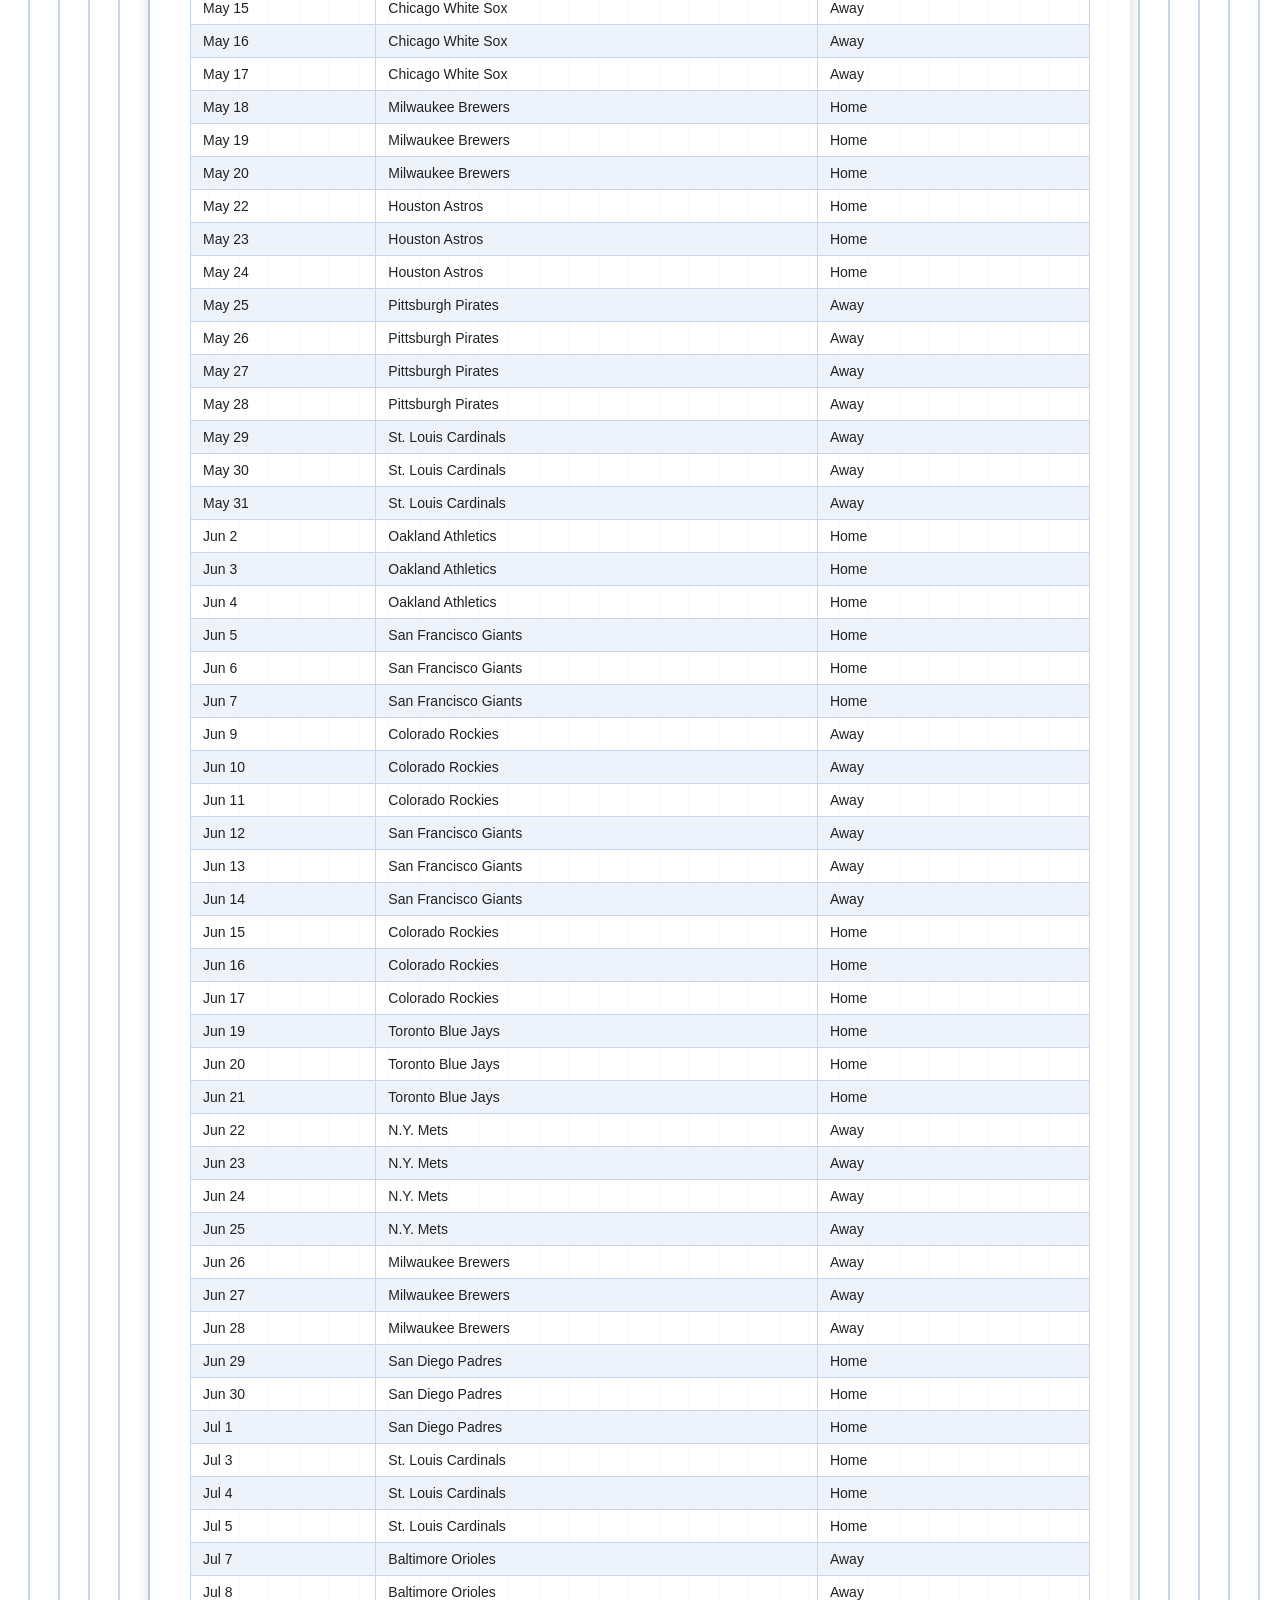
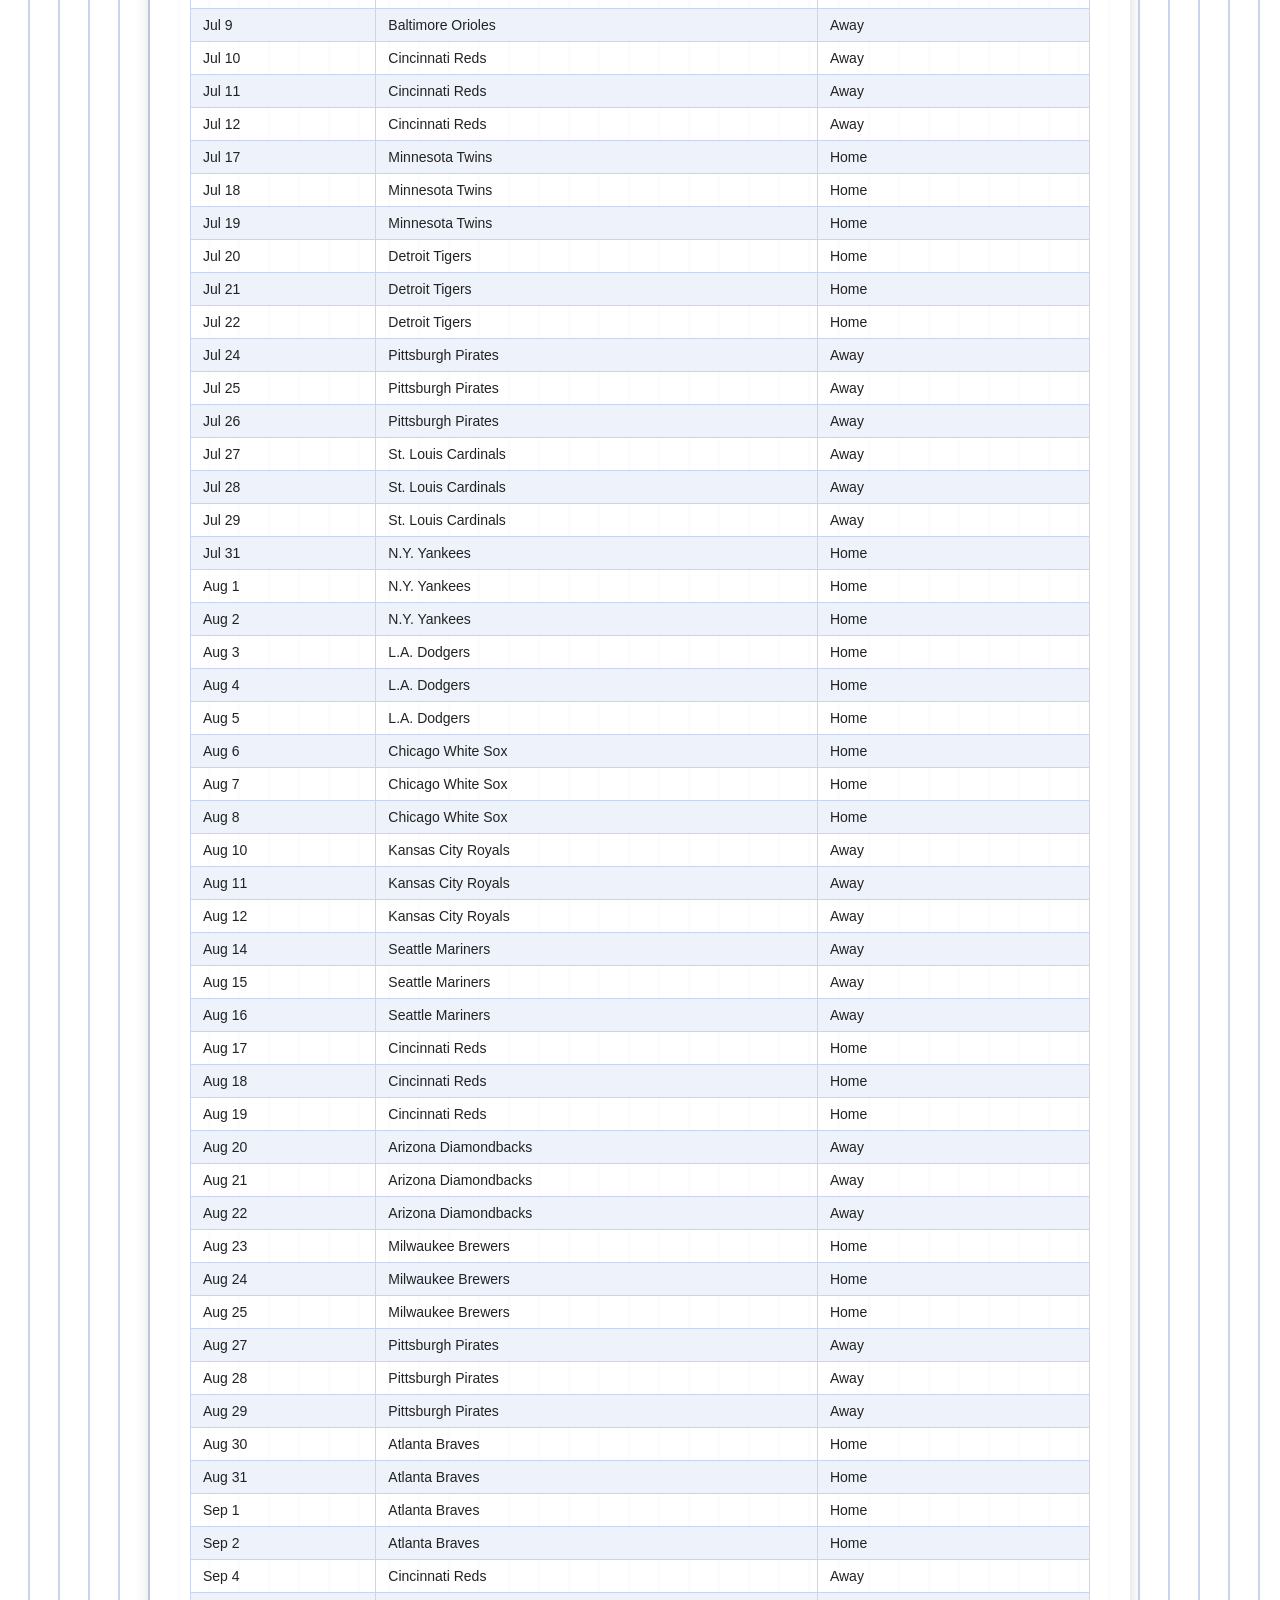
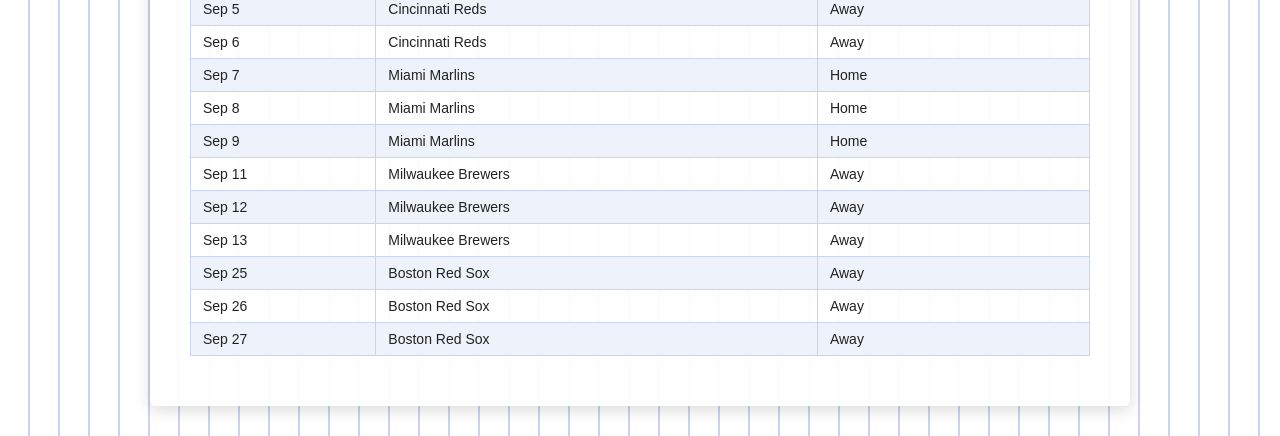
<file: html/schedule.html>
<!DOCTYPE html>
<html lang="en">
<head>
    <meta charset="UTF-8">
    <meta name="viewport" content="width=device-width, initial-scale=1.0">
    <title>Schedule</title>
    <link rel="stylesheet" href="../styles/styles.css">
</head>
<body>
    <div class="navbar">
        <a href="../index.html">Home</a>
        <a href="history.html">History</a>
        <a href="roster.html">Roster</a>
        <a href="#">Schedule</a>
    </div>
    <div class="container">
        <div class="header">
            <h1>2026 Season Schedule</h1>
        </div>

        <table border="1">
            <tr>
                <th>Date</th>
                <th>Opponent</th>
                <th>Home/Away</th>
            </tr>
            <tr><td>Mar 26</td><td>Washington Nationals</td><td>Home</td></tr>
            <tr><td>Mar 28</td><td>Washington Nationals</td><td>Home</td></tr>
            <tr><td>Mar 29</td><td>Washington Nationals</td><td>Home</td></tr>
            <tr><td>Mar 30</td><td>L.A. Angels</td><td>Home</td></tr>
            <tr><td>Mar 31</td><td>L.A. Angels</td><td>Home</td></tr>
            <tr><td>Apr 1</td><td>L.A. Angels</td><td>Home</td></tr>
            <tr><td>Apr 3</td><td>Cleveland Guardians</td><td>Away</td></tr>
            <tr><td>Apr 4</td><td>Cleveland Guardians</td><td>Away</td></tr>
            <tr><td>Apr 5</td><td>Cleveland Guardians</td><td>Away</td></tr>
            <tr><td>Apr 6</td><td>Tampa Bay Rays</td><td>Away</td></tr>
            <tr><td>Apr 7</td><td>Tampa Bay Rays</td><td>Away</td></tr>
            <tr><td>Apr 8</td><td>Tampa Bay Rays</td><td>Away</td></tr>
            <tr><td>Apr 10</td><td>Pittsburgh Pirates</td><td>Home</td></tr>
            <tr><td>Apr 11</td><td>Pittsburgh Pirates</td><td>Home</td></tr>
            <tr><td>Apr 12</td><td>Pittsburgh Pirates</td><td>Home</td></tr>
            <tr><td>Apr 13</td><td>Philadelphia Phillies</td><td>Away</td></tr>
            <tr><td>Apr 14</td><td>Philadelphia Phillies</td><td>Away</td></tr>
            <tr><td>Apr 15</td><td>Philadelphia Phillies</td><td>Away</td></tr>
            <tr><td>Apr 17</td><td>N.Y. Mets</td><td>Home</td></tr>
            <tr><td>Apr 18</td><td>N.Y. Mets</td><td>Home</td></tr>
            <tr><td>Apr 19</td><td>N.Y. Mets</td><td>Home</td></tr>
            <tr><td>Apr 20</td><td>Philadelphia Phillies</td><td>Home</td></tr>
            <tr><td>Apr 21</td><td>Philadelphia Phillies</td><td>Home</td></tr>
            <tr><td>Apr 22</td><td>Philadelphia Phillies</td><td>Home</td></tr>
            <tr><td>Apr 23</td><td>Philadelphia Phillies</td><td>Home</td></tr>
            <tr><td>Apr 24</td><td>L.A. Dodgers</td><td>Away</td></tr>
            <tr><td>Apr 25</td><td>L.A. Dodgers</td><td>Away</td></tr>
            <tr><td>Apr 26</td><td>L.A. Dodgers</td><td>Away</td></tr>
            <tr><td>May 1</td><td>Arizona Diamondbacks</td><td>Home</td></tr>
            <tr><td>May 2</td><td>Arizona Diamondbacks</td><td>Home</td></tr>
            <tr><td>May 3</td><td>Arizona Diamondbacks</td><td>Home</td></tr>
            <tr><td>May 4</td><td>Cincinnati Reds</td><td>Home</td></tr>
            <tr><td>May 5</td><td>Cincinnati Reds</td><td>Home</td></tr>
            <tr><td>May 6</td><td>Cincinnati Reds</td><td>Home</td></tr>
            <tr><td>May 7</td><td>Cincinnati Reds</td><td>Home</td></tr>
            <tr><td>May 8</td><td>Texas Rangers</td><td>Away</td></tr>
            <tr><td>May 9</td><td>Texas Rangers</td><td>Away</td></tr>
            <tr><td>May 10</td><td>Texas Rangers</td><td>Away</td></tr>
            <tr><td>May 12</td><td>Atlanta Braves</td><td>Away</td></tr>
            <tr><td>May 13</td><td>Atlanta Braves</td><td>Away</td></tr>
            <tr><td>May 14</td><td>Atlanta Braves</td><td>Away</td></tr>
            <tr><td>May 15</td><td>Chicago White Sox</td><td>Away</td></tr>
            <tr><td>May 16</td><td>Chicago White Sox</td><td>Away</td></tr>
            <tr><td>May 17</td><td>Chicago White Sox</td><td>Away</td></tr>
            <tr><td>May 18</td><td>Milwaukee Brewers</td><td>Home</td></tr>
            <tr><td>May 19</td><td>Milwaukee Brewers</td><td>Home</td></tr>
            <tr><td>May 20</td><td>Milwaukee Brewers</td><td>Home</td></tr>
            <tr><td>May 22</td><td>Houston Astros</td><td>Home</td></tr>
            <tr><td>May 23</td><td>Houston Astros</td><td>Home</td></tr>
            <tr><td>May 24</td><td>Houston Astros</td><td>Home</td></tr>
            <tr><td>May 25</td><td>Pittsburgh Pirates</td><td>Away</td></tr>
            <tr><td>May 26</td><td>Pittsburgh Pirates</td><td>Away</td></tr>
            <tr><td>May 27</td><td>Pittsburgh Pirates</td><td>Away</td></tr>
            <tr><td>May 28</td><td>Pittsburgh Pirates</td><td>Away</td></tr>
            <tr><td>May 29</td><td>St. Louis Cardinals</td><td>Away</td></tr>
            <tr><td>May 30</td><td>St. Louis Cardinals</td><td>Away</td></tr>
            <tr><td>May 31</td><td>St. Louis Cardinals</td><td>Away</td></tr>
            <tr><td>Jun 2</td><td>Oakland Athletics</td><td>Home</td></tr>
            <tr><td>Jun 3</td><td>Oakland Athletics</td><td>Home</td></tr>
            <tr><td>Jun 4</td><td>Oakland Athletics</td><td>Home</td></tr>
            <tr><td>Jun 5</td><td>San Francisco Giants</td><td>Home</td></tr>
            <tr><td>Jun 6</td><td>San Francisco Giants</td><td>Home</td></tr>
            <tr><td>Jun 7</td><td>San Francisco Giants</td><td>Home</td></tr>
            <tr><td>Jun 9</td><td>Colorado Rockies</td><td>Away</td></tr>
            <tr><td>Jun 10</td><td>Colorado Rockies</td><td>Away</td></tr>
            <tr><td>Jun 11</td><td>Colorado Rockies</td><td>Away</td></tr>
            <tr><td>Jun 12</td><td>San Francisco Giants</td><td>Away</td></tr>
            <tr><td>Jun 13</td><td>San Francisco Giants</td><td>Away</td></tr>
            <tr><td>Jun 14</td><td>San Francisco Giants</td><td>Away</td></tr>
            <tr><td>Jun 15</td><td>Colorado Rockies</td><td>Home</td></tr>
            <tr><td>Jun 16</td><td>Colorado Rockies</td><td>Home</td></tr>
            <tr><td>Jun 17</td><td>Colorado Rockies</td><td>Home</td></tr>
            <tr><td>Jun 19</td><td>Toronto Blue Jays</td><td>Home</td></tr>
            <tr><td>Jun 20</td><td>Toronto Blue Jays</td><td>Home</td></tr>
            <tr><td>Jun 21</td><td>Toronto Blue Jays</td><td>Home</td></tr>
            <tr><td>Jun 22</td><td>N.Y. Mets</td><td>Away</td></tr>
            <tr><td>Jun 23</td><td>N.Y. Mets</td><td>Away</td></tr>
            <tr><td>Jun 24</td><td>N.Y. Mets</td><td>Away</td></tr>
            <tr><td>Jun 25</td><td>N.Y. Mets</td><td>Away</td></tr>
            <tr><td>Jun 26</td><td>Milwaukee Brewers</td><td>Away</td></tr>
            <tr><td>Jun 27</td><td>Milwaukee Brewers</td><td>Away</td></tr>
            <tr><td>Jun 28</td><td>Milwaukee Brewers</td><td>Away</td></tr>
            <tr><td>Jun 29</td><td>San Diego Padres</td><td>Home</td></tr>
            <tr><td>Jun 30</td><td>San Diego Padres</td><td>Home</td></tr>
            <tr><td>Jul 1</td><td>San Diego Padres</td><td>Home</td></tr>
            <tr><td>Jul 3</td><td>St. Louis Cardinals</td><td>Home</td></tr>
            <tr><td>Jul 4</td><td>St. Louis Cardinals</td><td>Home</td></tr>
            <tr><td>Jul 5</td><td>St. Louis Cardinals</td><td>Home</td></tr>
            <tr><td>Jul 7</td><td>Baltimore Orioles</td><td>Away</td></tr>
            <tr><td>Jul 8</td><td>Baltimore Orioles</td><td>Away</td></tr>
            <tr><td>Jul 9</td><td>Baltimore Orioles</td><td>Away</td></tr>
            <tr><td>Jul 10</td><td>Cincinnati Reds</td><td>Away</td></tr>
            <tr><td>Jul 11</td><td>Cincinnati Reds</td><td>Away</td></tr>
            <tr><td>Jul 12</td><td>Cincinnati Reds</td><td>Away</td></tr>
            <tr><td>Jul 17</td><td>Minnesota Twins</td><td>Home</td></tr>
            <tr><td>Jul 18</td><td>Minnesota Twins</td><td>Home</td></tr>
            <tr><td>Jul 19</td><td>Minnesota Twins</td><td>Home</td></tr>
            <tr><td>Jul 20</td><td>Detroit Tigers</td><td>Home</td></tr>
            <tr><td>Jul 21</td><td>Detroit Tigers</td><td>Home</td></tr>
            <tr><td>Jul 22</td><td>Detroit Tigers</td><td>Home</td></tr>
            <tr><td>Jul 24</td><td>Pittsburgh Pirates</td><td>Away</td></tr>
            <tr><td>Jul 25</td><td>Pittsburgh Pirates</td><td>Away</td></tr>
            <tr><td>Jul 26</td><td>Pittsburgh Pirates</td><td>Away</td></tr>
            <tr><td>Jul 27</td><td>St. Louis Cardinals</td><td>Away</td></tr>
            <tr><td>Jul 28</td><td>St. Louis Cardinals</td><td>Away</td></tr>
            <tr><td>Jul 29</td><td>St. Louis Cardinals</td><td>Away</td></tr>
            <tr><td>Jul 31</td><td>N.Y. Yankees</td><td>Home</td></tr>
            <tr><td>Aug 1</td><td>N.Y. Yankees</td><td>Home</td></tr>
            <tr><td>Aug 2</td><td>N.Y. Yankees</td><td>Home</td></tr>
            <tr><td>Aug 3</td><td>L.A. Dodgers</td><td>Home</td></tr>
            <tr><td>Aug 4</td><td>L.A. Dodgers</td><td>Home</td></tr>
            <tr><td>Aug 5</td><td>L.A. Dodgers</td><td>Home</td></tr>
            <tr><td>Aug 6</td><td>Chicago White Sox</td><td>Home</td></tr>
            <tr><td>Aug 7</td><td>Chicago White Sox</td><td>Home</td></tr>
            <tr><td>Aug 8</td><td>Chicago White Sox</td><td>Home</td></tr>
            <tr><td>Aug 10</td><td>Kansas City Royals</td><td>Away</td></tr>
            <tr><td>Aug 11</td><td>Kansas City Royals</td><td>Away</td></tr>
            <tr><td>Aug 12</td><td>Kansas City Royals</td><td>Away</td></tr>
            <tr><td>Aug 14</td><td>Seattle Mariners</td><td>Away</td></tr>
            <tr><td>Aug 15</td><td>Seattle Mariners</td><td>Away</td></tr>
            <tr><td>Aug 16</td><td>Seattle Mariners</td><td>Away</td></tr>
            <tr><td>Aug 17</td><td>Cincinnati Reds</td><td>Home</td></tr>
            <tr><td>Aug 18</td><td>Cincinnati Reds</td><td>Home</td></tr>
            <tr><td>Aug 19</td><td>Cincinnati Reds</td><td>Home</td></tr>
            <tr><td>Aug 20</td><td>Arizona Diamondbacks</td><td>Away</td></tr>
            <tr><td>Aug 21</td><td>Arizona Diamondbacks</td><td>Away</td></tr>
            <tr><td>Aug 22</td><td>Arizona Diamondbacks</td><td>Away</td></tr>
            <tr><td>Aug 23</td><td>Milwaukee Brewers</td><td>Home</td></tr>
            <tr><td>Aug 24</td><td>Milwaukee Brewers</td><td>Home</td></tr>
            <tr><td>Aug 25</td><td>Milwaukee Brewers</td><td>Home</td></tr>
            <tr><td>Aug 27</td><td>Pittsburgh Pirates</td><td>Away</td></tr>
            <tr><td>Aug 28</td><td>Pittsburgh Pirates</td><td>Away</td></tr>
            <tr><td>Aug 29</td><td>Pittsburgh Pirates</td><td>Away</td></tr>
            <tr><td>Aug 30</td><td>Atlanta Braves</td><td>Home</td></tr>
            <tr><td>Aug 31</td><td>Atlanta Braves</td><td>Home</td></tr>
            <tr><td>Sep 1</td><td>Atlanta Braves</td><td>Home</td></tr>
            <tr><td>Sep 2</td><td>Atlanta Braves</td><td>Home</td></tr>
            <tr><td>Sep 4</td><td>Cincinnati Reds</td><td>Away</td></tr>
            <tr><td>Sep 5</td><td>Cincinnati Reds</td><td>Away</td></tr>
            <tr><td>Sep 6</td><td>Cincinnati Reds</td><td>Away</td></tr>
            <tr><td>Sep 7</td><td>Miami Marlins</td><td>Home</td></tr>
            <tr><td>Sep 8</td><td>Miami Marlins</td><td>Home</td></tr>
            <tr><td>Sep 9</td><td>Miami Marlins</td><td>Home</td></tr>
            <tr><td>Sep 11</td><td>Milwaukee Brewers</td><td>Away</td></tr>
            <tr><td>Sep 12</td><td>Milwaukee Brewers</td><td>Away</td></tr>
            <tr><td>Sep 13</td><td>Milwaukee Brewers</td><td>Away</td></tr>
            <tr><td>Sep 25</td><td>Boston Red Sox</td><td>Away</td></tr>
            <tr><td>Sep 26</td><td>Boston Red Sox</td><td>Away</td></tr>
            <tr><td>Sep 27</td><td>Boston Red Sox</td><td>Away</td></tr>
        </table>
    </div>
</body>
</html>
</file>
<file: styles.css>
/* styles.css - Chicago Cubs Fan Website
   Colors: Cubs Blue #0E3386, Cubs Red #CC3433 */

/* body */
body {
    font-family: Arial, sans-serif;
    color: #0E3386;
    background-color: #f2f5fc;
    margin: 0;
    padding: 0;
}

/* main content container */
div.container {
    background-color: #ffffff;
    max-width: 900px;
    margin: 30px auto;
    padding: 30px 40px;
    border-radius: 6px;
    box-shadow: 0 4px 16px rgba(0, 0, 0, 0.15);
}

/* navigation bar */
div.navbar {
    background-color: #0E3386;
    padding: 12px 20px;
    text-align: center;
}

div.navbar a {
    color: #ffffff;
    text-decoration: none;
    margin: 0 12px;
    font-size: 15px;
    font-weight: bold;
}

div.navbar a:hover {
    color: #CC3433;
}

/* page title header */
div.header {
    text-align: center;
    padding: 20px 0 10px 0;
    border-bottom: 3px solid #CC3433;
    margin-bottom: 24px;
}

div.header h1 {
    color: #0E3386;
    font-size: 2.4em;
    margin: 0;
}

/* headings */
h2 {
    color: #CC3433;
    border-bottom: 1px solid #0E3386;
    padding-bottom: 4px;
    margin-top: 32px;
}

h3 {
    color: #0E3386;
}

/* paragraphs */
p {
    color: #222222;
    line-height: 1.7;
    font-size: 15px;
}

p.roster-note {
    font-size: 13px;
    color: #666666;
    margin-top: -10px;
    margin-bottom: 20px;
    font-style: italic;
}

/* lists */
ol {
    color: #0E3386;
    font-size: 15px;
    font-weight: bold;
    line-height: 2;
}

ul li {
    color: #222222;
    font-weight: normal;
    line-height: 1.8;
    margin-bottom: 6px;
}

/* links */
a {
    color: #0E3386;
    text-decoration: none;
}

a:hover {
    color: #CC3433;
    text-decoration: underline;
}

/* back to top link */
a#top-link {
    display: block;
    text-align: center;
    margin-top: 30px;
    font-weight: bold;
    color: #CC3433;
}

/* images */
img {
    border: 3px solid #0E3386;
    border-radius: 4px;
    margin: 12px 0;
}

/* roster tables */
table.roster-table {
    width: 100%;
    border-collapse: collapse;
    margin-bottom: 24px;
    font-size: 14px;
    font-family: Arial, sans-serif;
}

table.roster-table thead tr {
    background-color: #0E3386;
    color: #ffffff;
}

table.roster-table th {
    padding: 10px 12px;
    text-align: left;
    border-bottom: 2px solid #CC3433;
}

table.roster-table td {
    padding: 9px 12px;
    border-bottom: 1px solid #dde3f2;
    color: #222222;
}

table.roster-table tbody tr:nth-child(even) {
    background-color: #eef2fb;
}

table.roster-table tbody tr:hover {
    background-color: #d8e2f5;
}

/* schedule table */
table.schedule-table {
    width: 100%;
    border-collapse: collapse;
    font-size: 14px;
    font-family: Arial, sans-serif;
    margin-bottom: 20px;
}

table.schedule-table th {
    background-color: #0E3386;
    color: #ffffff;
    padding: 9px 12px;
    text-align: left;
    border: 1px solid #0E3386;
}

table.schedule-table td {
    padding: 8px 12px;
    border: 1px solid #c8d4f0;
    color: #222222;
}

table.schedule-table tbody tr:nth-child(even) {
    background-color: #eef2fb;
}

/* back to start link */
a.back-link {
    display: inline-block;
    margin-bottom: 16px;
    font-size: 13px;
    font-weight: bold;
    color: #0E3386;
    text-decoration: none;
}

a.back-link:hover {
    color: #CC3433;
    text-decoration: underline;
}
</file>
<file: styles/styles.css>
/*
 * styles.css — Chicago Cubs Fan Website
 * Shared stylesheet for all pages: index, history, roster, schedule.
 * Color palette: Cubs Royal Blue (#0E3386) and Cubs Red (#CC3433).
 * Typography: Arial throughout for a clean, legible look.
 */

/* ============================================================
   BASE / BODY
   Background uses subtle vertical pinstripes evoking the
   classic Cubs home uniform pattern.
   ============================================================ */
body {
    font-family: 'Arial', sans-serif;
    color: #0E3386;                  /* Default text in Cubs blue */
    background-color: #ffffff;
    /* Repeating vertical stripe: a 2px blue line every 30px */
    background-image: repeating-linear-gradient(
        to right,
        transparent,
        transparent 28px,
        #c8d4f0 28px,
        #c8d4f0 30px
    );
    margin: 0;
    padding: 0;
}

/* ============================================================
   CONTAINER
   White semi-transparent card that holds all page content,
   centered with a max width for readability on wide screens.
   ============================================================ */
div.container {
    background-color: rgba(255, 255, 255, 0.92); /* Slightly transparent white */
    max-width: 900px;
    margin: 30px auto;               /* Centered horizontally */
    padding: 30px 40px;
    border-radius: 6px;
    box-shadow: 0 4px 16px rgba(0, 0, 0, 0.15); /* Subtle drop shadow */
}

/* ============================================================
   NAVIGATION BAR
   Full-width blue bar at the top of every page with links
   to Home, History, Roster, and Schedule.
   ============================================================ */
div.navbar {
    background-color: #0E3386;      /* Cubs Royal Blue */
    padding: 12px 20px;
    text-align: center;
}

/* Individual nav link styling */
div.navbar a {
    color: #ffffff;                  /* White text on blue background */
    text-decoration: none;
    margin: 0 12px;
    font-family: 'Arial', sans-serif;
    font-size: 15px;
    font-weight: bold;
    letter-spacing: 0.5px;
}

/* Nav link hover: turn red to match Cubs accent color */
div.navbar a:hover {
    color: #CC3433;
}

/* ============================================================
   PAGE HEADER
   Centered title area with a red underline border, used at
   the top of each page's content area.
   ============================================================ */
div.header {
    text-align: center;
    padding: 20px 0 10px 0;
    border-bottom: 3px solid #CC3433; /* Red accent line beneath title */
    margin-bottom: 24px;
}

/* H1 inside the header div */
div.header h1 {
    font-family: 'Arial', sans-serif;
    color: #0E3386;
    font-size: 2.4em;
    margin: 0;
    letter-spacing: 1px;
}

/* ============================================================
   HEADINGS
   H2 styled in red with a blue underline — used for section
   titles (e.g., roster sections, history categories).
   H3 in blue — used for sub-sections (e.g., Starting Rotation).
   ============================================================ */
h2 {
    font-family: 'Arial', sans-serif;
    color: #CC3433;                  /* Cubs Red for major section headings */
    border-bottom: 1px solid #0E3386;
    padding-bottom: 4px;
    margin-top: 32px;
}

h3 {
    font-family: 'Arial', sans-serif;
    color: #0E3386;                  /* Cubs Blue for sub-section headings */
}

/* ============================================================
   PARAGRAPHS
   Body copy in near-black for readability against the white
   container background.
   ============================================================ */
p {
    font-family: 'Arial', sans-serif;
    color: #222222;
    line-height: 1.7;
    font-size: 15px;
}

/* Small note displayed beneath page header (e.g., "Stats from 2025 season") */
p.roster-note {
    font-size: 13px;
    color: #666666;
    margin-top: -10px;
    margin-bottom: 20px;
    font-style: italic;
}

/* ============================================================
   LISTS
   Ordered lists (e.g., History categories) in blue bold text.
   Unordered list items inside them in normal dark text.
   ============================================================ */
ol {
    color: #0E3386;
    font-family: 'Arial', sans-serif;
    font-size: 15px;
    font-weight: bold;
    line-height: 2;
}

/* Nested <li> items within <ul> inside <ol> */
ul li {
    color: #222222;
    font-weight: normal;
    line-height: 1.8;
    margin-bottom: 6px;
}

/* ============================================================
   LINKS
   Default link color is Cubs blue; hover turns red.
   ============================================================ */
a {
    color: #0E3386;
    text-decoration: none;
}

a:hover {
    color: #CC3433;
    text-decoration: underline;
}

/* "Back to top" anchor link: centered, bold, red */
a#top-link {
    display: block;
    text-align: center;
    margin-top: 30px;
    font-weight: bold;
    color: #CC3433;
}

/* ============================================================
   IMAGES
   All images get a Cubs blue border and a slight border-radius.
   ============================================================ */
img {
    border: 3px solid #0E3386;
    border-radius: 4px;
    margin: 12px 0;
}

/* ============================================================
   ROSTER TABLES (.roster-table)
   Used on the Roster page for coaching staff, pitchers, and
   hitters. Striped rows improve readability of stat tables.
   ============================================================ */
table.roster-table {
    width: 100%;
    border-collapse: collapse;       /* Merge adjacent cell borders */
    margin-bottom: 24px;
    font-size: 14px;
    font-family: 'Arial', sans-serif;
}

/* Header row: Cubs blue background with white text */
table.roster-table thead tr {
    background-color: #0E3386;
    color: #ffffff;
}

/* Header cells: padded, left-aligned, with a subtle top/bottom border */
table.roster-table th {
    padding: 10px 12px;
    text-align: left;
    border-bottom: 2px solid #CC3433; /* Red accent line below header */
}

/* Data cells: padded, with a light gray bottom border between rows */
table.roster-table td {
    padding: 9px 12px;
    border-bottom: 1px solid #dde3f2;
    color: #222222;
}

/* Zebra stripe: even-numbered rows get a light blue tint */
table.roster-table tbody tr:nth-child(even) {
    background-color: #eef2fb;
}

/* Row hover: highlight in a slightly deeper blue tint */
table.roster-table tbody tr:hover {
    background-color: #d8e2f5;
}

/* ============================================================
   SCHEDULE TABLE (bare <table border="1"> used in schedule.html)
   Applies baseline styling to the un-classed schedule table.
   ============================================================ */
table:not(.roster-table) {
    width: 100%;
    border-collapse: collapse;
    font-family: 'Arial', sans-serif;
    font-size: 14px;
    margin-bottom: 20px;
}

/* Schedule table header cells */
table:not(.roster-table) th {
    background-color: #0E3386;
    color: #ffffff;
    padding: 9px 12px;
    text-align: left;
    border: 1px solid #0E3386;
}

/* Schedule table data cells */
table:not(.roster-table) td {
    padding: 8px 12px;
    border: 1px solid #c8d4f0;
    color: #222222;
}

/* Zebra stripe for schedule rows */
table:not(.roster-table) tbody tr:nth-child(even) {
    background-color: #eef2fb;
}
</file>
